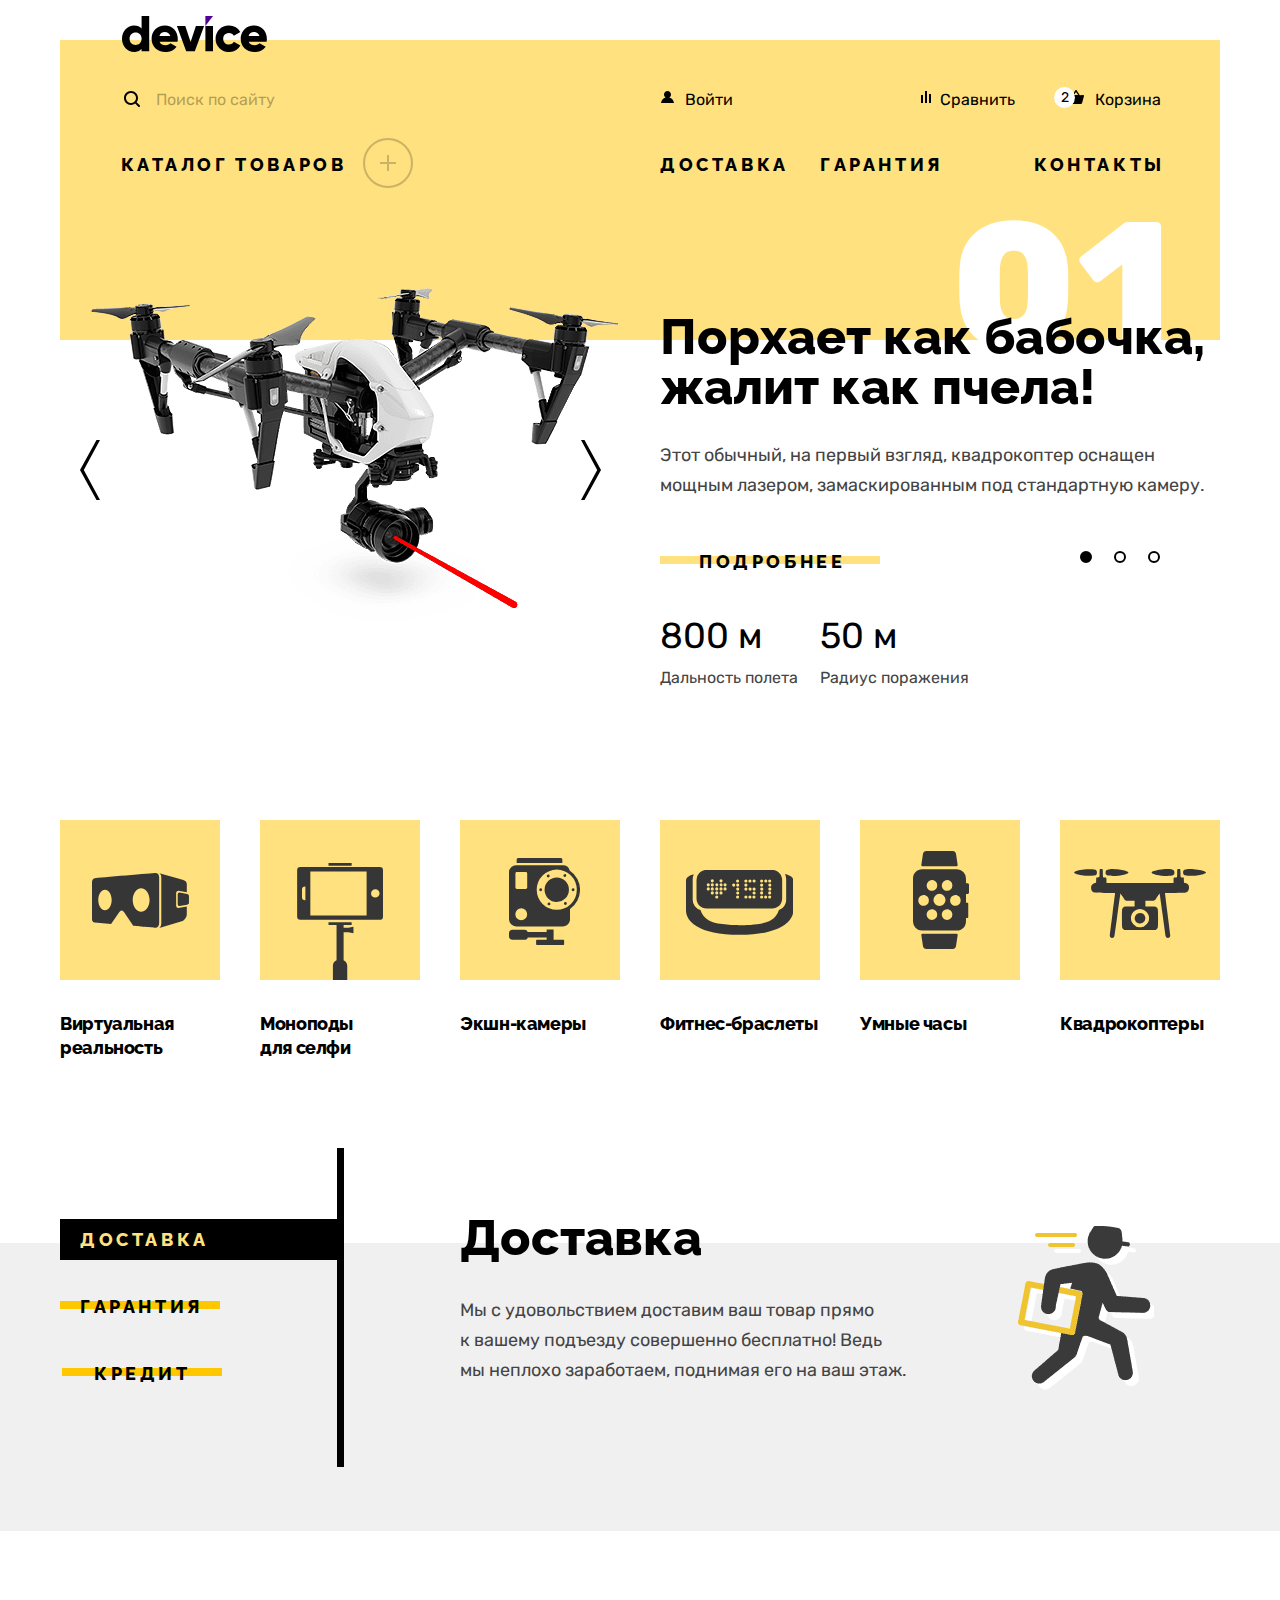
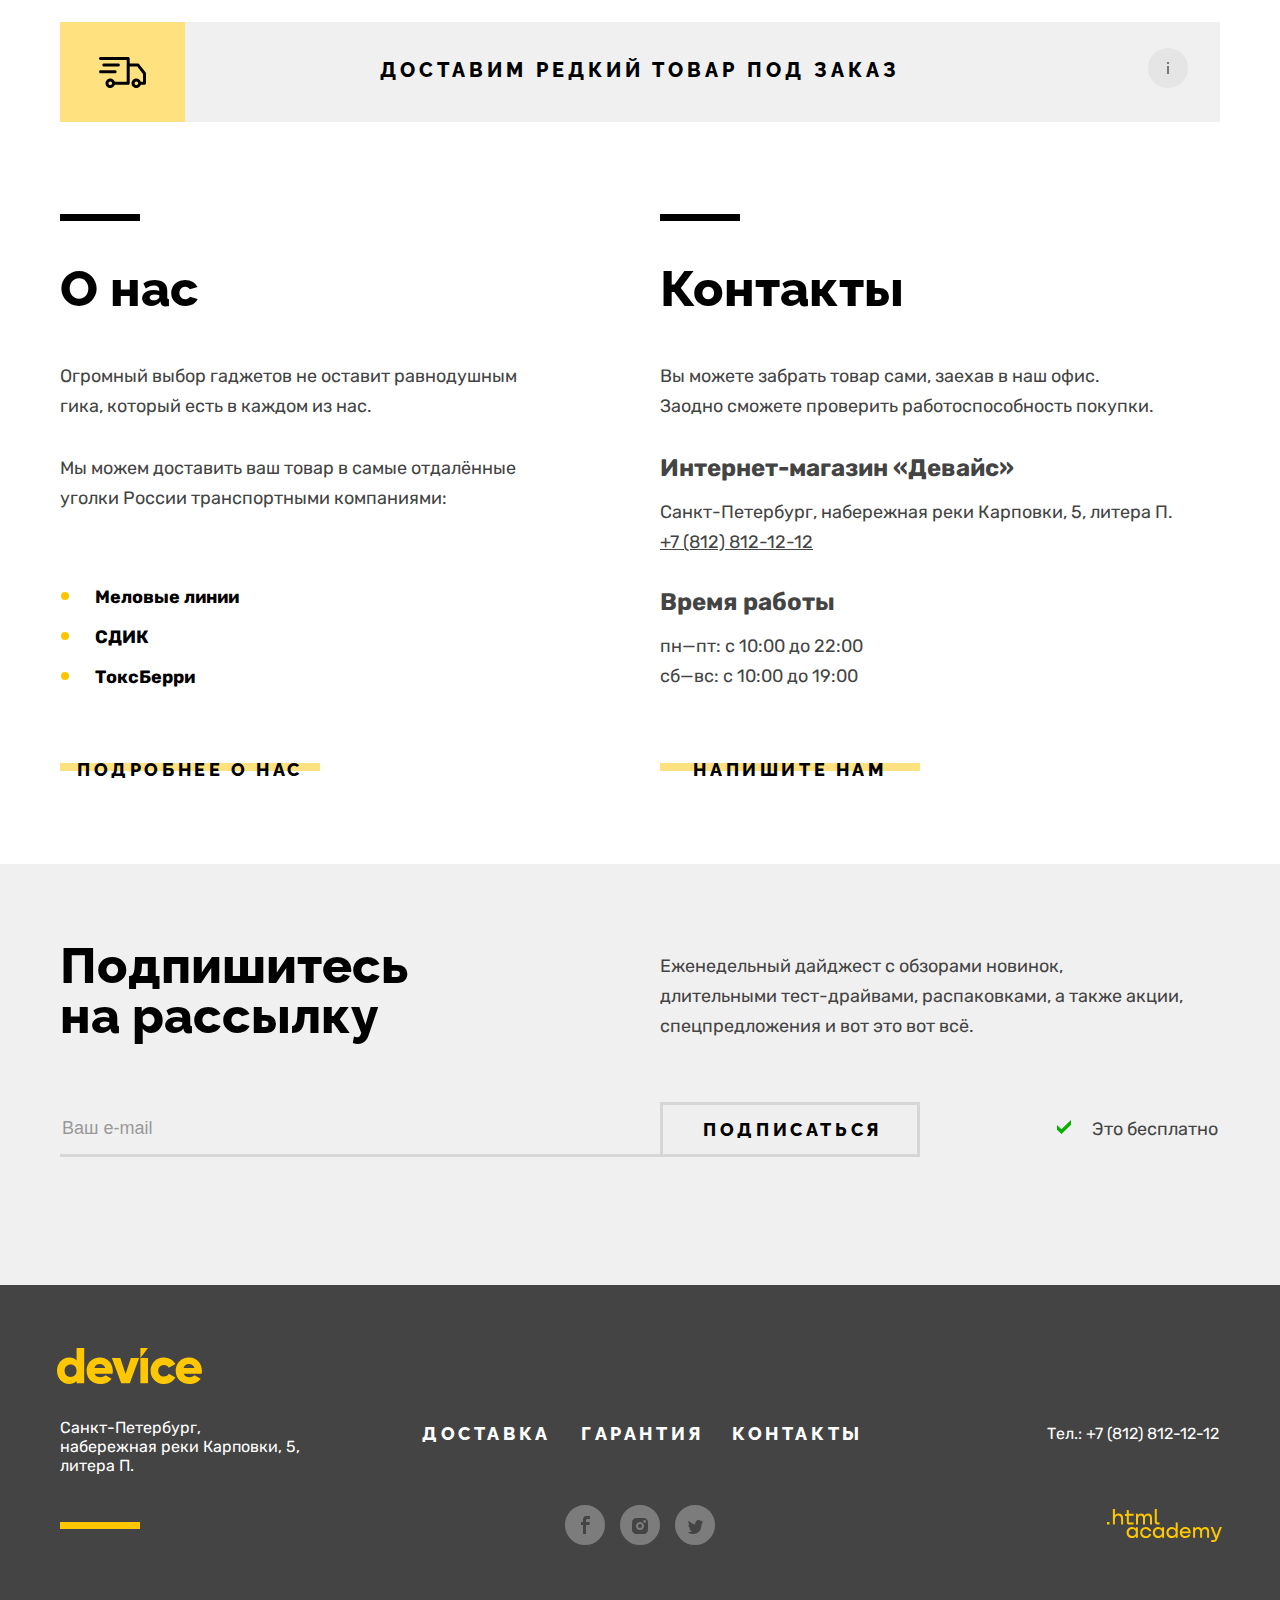
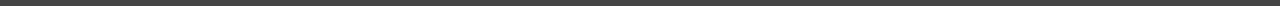
<file: index.html>
<!DOCTYPE html>
<html lang="ru">

<head>
  <meta charset="utf-8">
  <title>HTML Academy: Девайс</title>
  <link rel="icon" href="favicon.ico">
  <link rel="icon" href="img/favicon.png" type="image/png" sizes="32x32">
  <link href="css/style.css" rel="stylesheet">
</head>

<body>

  <header class="page-header">

    <div class="container">
      <h1 class="visually-hidden">Device интернет-магазин устройств</h1>
      <a class="logo">
        <img class="logo__img" src="img/device-header.svg" width="145" height="36" alt="логотип магазина Девайс">
      </a>
      <div class="header-top">
        <form class="search-form" method="GET" action="https://echo.htmlacademy.ru/">
          <label class="visually-hidden" for="search">поле поиска</label>
          <input class="search-form__field" type="search" id="search" name="search" placeholder="Поиск по сайту"
            required>
          <button class="search-form__btn" type="submit">Найти</button>
        </form>
        <ul class="header-top__list reset-list">
          <li class="header-top__item header-top__item--login">
            <a class="header-top__link header-top__link--login" href="#">Войти</a>
          </li>
          <li class="header-top__item header-top__item--compare">
            <a class="header-top__link header-top__link--compare" href="#">Сравнить</a>
          </li>
          <li class="header-top__item header-top__item--cart">
            <a class="header-top__link header-top__link--cart" href="#">
              <span class="header-top__amount">2</span>
              Корзина
            </a>
            <div class="popover-cart">
              <button class="popover-cart__btn-close" type="button">
                <span class="visually-hidden">Закрыть</span>
              </button>
              <div class="popover-cart__content">
                <h2 class="visually-hidden">Корзина</h2>
                <ul class="popover-cart__list reset-list">
                  <li class="popover-cart__item">
                    <a class="popover-cart__link" href="#" tabindex="0">
                      <img class="popover-cart__img" src="./img/popups/monopod-amateur-popover.jpg" width="41" height="43" alt="простой монопод для смартфона черного цвета">
                      <p class="popover-cart__description">Любительская<br> селфи-палка</p>
                    </a>
                    <button class="popover-cart__btn-delete" type="button">
                      <span class="visually-hidden">Удалить из корзины</span>
                      <svg class="popover-cart__btn-icon" width="11" height="11" viewBox="0 0 11 11" xmlns="http://www.w3.org/2000/svg">
                        <path d="m11 1-1-1-4.5 4.5L1 0 0 1l4.5 4.5L0 10l1 1 4.5-4.5L10 11l1-1-4.5-4.5L11 1Z" />
                      </svg>
                    </button>
                  </li>
                  <li class="popover-cart__item">
                    <a class="popover-cart__link" href="#" tabindex="0">
                      <img class="popover-cart__img" src="./img/popups/monopod-professional-popover.jpg" width="41" height="43" alt="профессиональный монопод черного цвета">
                      <p class="popover-cart__description">Профессиональная селфи-палка</p>
                    </a>
                    <button class="popover-cart__btn-delete" type="button">
                      <span class="visually-hidden">Удалить из корзины</span>
                      <svg class="popover-cart__btn-icon" width="11" height="11" viewBox="0 0 11 11" xmlns="http://www.w3.org/2000/svg">
                        <path d="m11 1-1-1-4.5 4.5L1 0 0 1l4.5 4.5L0 10l1 1 4.5-4.5L10 11l1-1-4.5-4.5L11 1Z" />
                      </svg>
                    </button>
                  </li>
                </ul>
                <div class="popover-cart__total">
                  <span>Товаров:
                    <b class="popover-cart__total-goods">2</b>
                  </span>
                  <span>Сумма:
                    <b class="popover-cart__total-cost">2000 ₽</b>
                  </span>
                </div>
                <a class="popover-cart__btn-open-cart text-spacing" href="#">Открыть корзину</a>
              </div>
            </div>
          </li>
        </ul>
      </div>
      <nav class="navigation">
        <ul class="navigation__list reset-list">
          <li class="navigation__item navigation__item--catalog">
            <a class="navigation__link navigation__link--catalog text-spacing" href="catalog.html">каталог товаров</a>
            <ul class="catalog reset-list">
              <li>
                <ul class="catalog-filming reset-list">
                  <li class="catalog__item">
                    <a class="catalog__link" href="#">Виртуальная реальность</a>
                  </li>
                  <li class="catalog__item">
                    <a class="catalog__link" href="#">Моноподы для селфи</a>
                  </li>
                  <li class="catalog__item">
                    <a class="catalog__link" href="#">Экшн-камеры</a>
                  </li>
                </ul>
              </li>
              <li>
                <ul class="catalog-hand reset-list">
                  <li class="catalog__item">
                    <a class="catalog__link" href="#">Фитнес-браслеты</a>
                  </li>
                  <li class="catalog__item ">
                    <a class="catalog__link" href="#">Умные часы</a>
                  </li>
                </ul>
              </li>
              <li>
                <ul class="catalog-fly reset-list">
                  <li class="catalog__item">
                    <a class="catalog__link" href="#">Квадрокоптеры</a>
                  </li>
                </ul>
              </li>
            </ul>
          </li>
          <li class="navigation__item">
            <a class="navigation__link text-spacing" href="#">доставка</a>
          </li>
          <li class="navigation__item">
            <a class="navigation__link text-spacing" href="#">гарантия</a>
          </li>
          <li class="navigation__item">
            <a class="navigation__link text-spacing" href="#">контакты</a>
          </li>
        </ul>
      </nav>
    </div>

  </header>

  <main class="page-main">

    <section class="promo">

      <div class="container">
        <button class="promo__btn promo__btn--prev" type="button">
          <span class="visually-hidden">Предыдущий слайд</span>
        </button>
        <button class="promo__btn promo__btn--next" type="button">
          <span class="visually-hidden">Следующий слайд</span>
        </button>
        <ul class="promo__list reset-list">
          <li class="promo__item promo__item--quadcopter">
            <img class="promo__img" src="img/index/promo-quadrocopter.png" width="560" height="560" alt="Фото квадрокоптера">
            <div class="promo__right-column">
              <span class="promo__decoration">01</span>
              <h2 class="promo__title huge-title">Порхает как бабочка, жалит как пчела!</h2>
              <p class="promo__description">Этот обычный, на первый взгляд, квадрокоптер оснащен мощным лазером, замаскированным под стандартную камеру.</p>
              <a class="promo__btn-more text-spacing btn-decoration" href="#">Подробнее</a>
              <dl class="specifications">
                <dt class="specifications__attribute">Дальность полета</dt>
                <dd class="specifications__value">800 м</dd>
                <dt class="specifications__attribute">Радиус поражения</dt>
                <dd class="specifications__value">50 м</dd>
              </dl>
            </div>
          </li>
          <li class="promo__item promo__item--fitness">
            <img class="promo__img" src="img/index/promo-fitness.png" width="560" height="560" alt="Фото фитнес-браслета">
            <div class="promo__right-column">
              <span class="promo__decoration">02</span>
              <h2 class="promo__title huge-title">Худеем<br> правильно!</h2>
              <p class="promo__description">Мотивирующие фитнес-браслеты помогут найти в себе силы не пропускать занятия и соблюдать диету.</p>
              <a class="promo__btn-more text-spacing btn-decoration" href="#">Подробнее</a>
              <dl class="specifications">
                <dt class="specifications__attribute">Без подзарядки</dt>
                <dd class="specifications__value">48 часов</dd>
              </dl>
            </div>
          </li>
          <li class="promo__item promo__item--monopod">
            <img class="promo__img" src="img/index/promo-monopod.png" width="560" height="560" alt="Фото монопода">
            <div class="promo__right-column">
              <span class="promo__decoration">03</span>
              <h2 class="promo__title huge-title">Делай селфи,<br> как Бен Стиллер!</h2>
              <p class="promo__description">Самая длинная палка для селфи доступна в нашем магазине. Восемь (Восемь, Карл!) метров длиной и весом всего 5 кг.
              </p>
              <a class="promo__btn-more text-spacing btn-decoration" href="#">Подробнее</a>
              <dl class="specifications specifications--monopod">
                <dt class="specifications__attribute">Длина палки</dt>
                <dd class="specifications__value">8,5 м</dd>
                <dt class="specifications__attribute">Вес палки</dt>
                <dd class="specifications__value">5 кг</dd>
                <dt class="specifications__attribute">Материал</dt>
                <dd class="specifications__value">Карбон</dd>
              </dl>
            </div>
          </li>
        </ul>
        <ol class="promo__pagination reset-list">
          <li>
            <button class="promo__pagination-btn promo__pagination-btn--current" type="button">
              <span class="visually-hidden">слайд первого товара</span>
            </button>
          </li>
          <li>
            <button class="promo__pagination-btn" type="button">
              <span class="visually-hidden">слайд второго товара</span>
            </button>
          </li>
          <li>
            <button class="promo__pagination-btn" type="button">
              <span class="visually-hidden">слайд третьего товара</span>
            </button>
          </li>
        </ol>
      </div>

    </section>

    <section class="category">

      <div class="container">
        <h2 class="visually-hidden">Категории</h2>
        <ul class="category__list reset-list">
          <li class="category__item">
            <a class="category__link category__link--vr" href="#">
              <p class="category__title">Виртуальная реальность</p>
            </a>
          </li>
          <li class="category__item">
            <a class="category__link category__link--monopod" href="#">
              <p class="category__title">Моноподы<br> для селфи</p>
            </a>
          </li>
          <li class="category__item">
            <a class="category__link category__link--action-cameras" href="#">
              <p class="category__title">Экшн-камеры</p>
            </a>
          </li>
          <li class="category__item">
            <a class="category__link category__link--fitness" href="#">
              <p class="category__title">Фитнес-браслеты</p>
            </a>
          </li>
          <li class="category__item">
            <a class="category__link category__link--smart-watch" href="#">
              <p class="category__title">Умные часы</p>
            </a>
          </li>
          <li class="category__item">
            <a class="category__link category__link--quadrocopter" href="#">
              <p class="category__title">Квадрокоптеры</p>
            </a>
          </li>
        </ul>
      </div>

    </section>

    <section class="services">

      <div class="container">
        <h2 class="visually-hidden">Сервисы</h2>
        <ul class="services__list reset-list">
          <li class="services__items">
            <button class="services__btn services__btn--delivery text-spacing services__btn--current" type="button">доставка</button>
          </li>
          <li class="services__items">
            <button class="services__btn services__btn--guarantee text-spacing btn-decoration" type="button">гарантия</button>
          </li>
          <li class="services__items">
            <button class="services__btn services__btn--credit text-spacing btn-decoration" type="button">кредит</button>
          </li>
        </ul>
        <div>
          <dl class="services__details services__details--delivery">
            <dt class="services__title services__title--delivery huge-title">Доставка</dt>
            <dd class="services__description services__description--delivery">
              Мы с удовольствием доставим ваш товар прямо
              к&nbsp;вашему подъезду совершенно бесплатно! Ведь
              мы&nbsp;неплохо заработаем, поднимая его на ваш этаж.
            </dd>
          </dl>
          <dl class="services__details services__details--guarantee">
            <dt class="services__title services__title--guarantee huge-title">Гарантия</dt>
            <dd class="services__description services__description--guarantee">
              Если из-за возгорания купленного у нас
              товара у вас
              сгорит дом — не переживайте, мы выдадим вам новый.
              Товар, не дом, конечно же.
            </dd>
          </dl>
          <dl class=" services__details services__details--credit">
            <dt class="services__title services__title--credit huge-title">Кредит</dt>
            <dd class="services__description services__description--credit">
              Залезть в долговую яму стало проще! Кредитные
              консультанты подберут для вас наиболее выгодные условия
              кредита. Выгодные для банка, разумеется.
            </dd>
          </dl>
        </div>
      </div>

    </section>

    <section class="on-order">

      <div class="container">
        <h2 class="on-order__title">
          <a class="on-order__btn text-spacing" href="#">Доставим редкий товар под заказ
            <span class="on-order__icon-info"></span>
          </a>
        </h2>
      </div>

    </section>

    <section class="about-us">
      <h2 class="visually-hidden">Раздел с информацией о нас и нашими контактами</h2>
      <div class="container">
        <section class="about">
          <h2 class="about__title about__title--decoration huge-title">О нас</h2>
          <p class="about__text">Огромный выбор гаджетов не оставит равнодушным гика, который есть в каждом из нас.</p>
          <p class="about__text">Мы можем доставить ваш товар в самые отдалённые уголки России транспортными компаниями:
          </p>
          <ul class="about__list reset-list">
            <li class="about__item">Меловые линии</li>
            <li class="about__item">СДИК</li>
            <li class="about__item">ТоксБерри</li>
          </ul>
          <a class="about__btn text-spacing btn-decoration" href="#">подробнее о нас</a>
        </section>
        <section class="contacts">
          <h2 class="contacts__title contacts__title--decoration huge-title">Контакты</h2>
          <p class="contacts__text">Вы можете забрать товар сами, заехав в наш офис. Заодно&nbsp;сможете проверить работоспособность покупки.</p>
          <h3 class="contacts__title">Интернет-магазин «Девайс»</h3>
          <div class="contacts__address">
            <address class="contacts__text">Санкт-Петербург, набережная реки Карповки, 5, литера П.
              <a class="contacts__phone" href="tel:881288121212">+7 (812) 812-12-12</a>
            </address>
          </div>
          <div class="contacts__time">
            <h3 class="contacts__title">Время работы</h3>
            <p class="contacts__text">пн—пт: с 10:00 до 22:00 сб—вс: с 10:00 до 19:00</p>
          </div>
          <a class="contacts__btn text-spacing btn-decoration" href="#">Напишите нам</a>
        </section>
      </div>

    </section>

    <section class="subscribe">

      <div class="container">
        <h2 class="subscribe__title huge-title">Подпишитесь<br> на рассылку</h2>
        <p class="subscribe__text">Еженедельный дайджест с обзорами новинок, длительными&nbsp;тест-драйвами, распаковками, а также акции, спецпредложения и вот это вот всё.</p>
        <form class="subscribe__form" method="POST" action="https://echo.htmlacademy.ru/">
          <label class="visually-hidden" for="e-mail">поле для ввода почты</label>
          <input class="subscribe__field-mail" type="text" name="e-mail" id="e-mail" placeholder="Ваш e-mail" required>
          <button class="subscribe__btn text-spacing" type="submit" name="subscribe">подписаться</button>
        </form>
        <p class="subscribe__text subscribe__text--free">Это бесплатно</p>
      </div>

    </section>

  </main>

  <footer class="page-footer">

    <div class="container">
      <div class="page-footer__column">
        <a class="page-footer__logo" href="index.html">
          <img src="img/device-footer.svg" width="145" height="36" alt="логотип магазина Девайс">
        </a>
        <p class="page-footer__address">Санкт-Петербург, набережная реки Карповки, 5, литера П.</p>
      </div>
      <div class="page-footer__column">
        <nav class="page-footer__navigation">
          <a class="page-footer__navigation-link text-spacing" href="#">доставка</a>
          <a class="page-footer__navigation-link text-spacing" href="#">гарантия</a>
          <a class="page-footer__navigation-link text-spacing" href="#">контакты</a>
        </nav>
        <div class="social">
          <a class="social__link social__link--facebook" href="https://www.facebook.com/htmlacademy" aria-label="мы в фейсбук">
            <svg class="social__icon" width="9" height="18" viewBox="0 0 9 18" xmlns="http://www.w3.org/2000/svg">
              <path d="M6.5 3H9V0H5.6C2.8 0 2 1.7 2 4.2V6H0v3h2v9h3V9h3.3l.6-3H5V4.5C5 3.7 5.3 3 6.5 3Z" />
            </svg>
          </a>
          <a class="social__link social__link--instagram" href="https://www.instagram.com/htmlacademy/" aria-label="мы в инстаграм">
            <svg class="social__icon" width="16" height="16" viewBox="0 0 16 16" xmlns="http://www.w3.org/2000/svg">
              <path d="M8 10a2 2 0 1 0 0-4 2 2 0 0 0 0 4Z" />
              <path
                d="M14.7 1.3c-.9-.9-2-1.3-3.4-1.3H4.7C1.9 0 0 1.9 0 4.7v6.6c0 1.4.4 2.6 1.4 3.4.9.9 2 1.3 3.3 1.3h6.6c1.4 0 2.6-.4 3.4-1.3.8-.9 1.3-2 1.3-3.4V4.7c0-1.4-.4-2.6-1.3-3.4ZM8 12.1c-2.2 0-4.1-1.8-4.1-4.1S5.8 3.9 8 3.9c2.2 0 4.1 1.8 4.1 4.1s-1.9 4.1-4.1 4.1Zm4.6-7.4c-.7 0-1.3-.5-1.3-1.3s.5-1.3 1.3-1.3c.7 0 1.3.6 1.3 1.3 0 .7-.6 1.3-1.3 1.3Z" />
            </svg>
          </a>
          <a class="social__link social__link--twitter" href="https://www.twitter.com/htmlacademy_ru" aria-label="мы в Твиттере">
            <svg class="social__icon" width="15" height="14" viewBox="0 0 15 14" xmlns="http://www.w3.org/2000/svg">
              <g clip-path="url(#a)">
                <path d="M9.7.1c1.5-.5 2.6.3 3.2 1.1.5-.2 1.1-.4 1.7-.6 0 .8-.5 1.4-.8 1.6.7.2 1.2-.4 1.2-.4-.1.9-.9 1.7-1.4 1.9-.2 6.3-2.8 10.4-8.9 10.3h-.4C4 14 .6 13.6 0 12.2c2 .2 3.4-.4 4.1-1.1-.8-.3-2.4-.4-2.6-2.8.3.2.5.3 1.1.2C1.5 7.7.3 7 .4 5c.3.3.9.5 1.2.4C1 5.2-.2 2.3.8.8c1.6 1.7 3.3 3.4 6.3 3.5.2-2.1 1-3.5 2.6-4.2Z" />
              </g>
              <defs>
                <clipPath id="a">
                  <path d="M0 0h15v14H0z" />
                </clipPath>
              </defs>
            </svg>
          </a>
        </div>
      </div>
      <div class="page-footer__column">
        <a class="page-footer__phone" href="tel:881288121212">Тел.: +7 (812) 812-12-12</a>
        <a class="page-footer__copyright" href="https://htmlacademy.ru" aria-label="переход на сайт html academy">
          <svg class="page-footer__copyright-icon" width="115" height="33" viewBox="0 0 115 33" aria-hidden="true" focusable="false" xmlns="http://www.w3.org/2000/svg">
            <path d="M0 12.9v2.6h2.5v-2.6H0ZM11.6 4.5c-1.6 0-2.8.7-3.6 1.7h-.1V0h-2v15.5h2v-5.3c0-2.1 1.3-3.6 3.3-3.6 1.8 0 2.9 1.4 2.9 3.2v5.7h2V9.4c.1-3-1.8-4.9-4.5-4.9ZM26.6 4.8h-4.8V1.1h-2v3.8h-1.9v2h1.9v6c0 1.7 1 2.7 2.7 2.7h4.1v-2h-3.7c-.7 0-1.1-.4-1.1-1.1V6.8h4.8v-2ZM41.1 4.6c-1.6 0-2.9.8-3.5 2.1h-.1c-.6-1.2-1.8-2.1-3.4-2.1-1.4 0-2.5.8-3.1 1.8h-.1V4.8H29v10.6h2V10c0-2 1-3.5 2.6-3.5 1.5 0 2.4 1 2.4 2.6v6.3h2V9.8c0-2.4 1.4-3.3 2.6-3.3 1.5 0 2.4 1 2.4 2.6v6.3h2V8.9c.1-2.5-1.4-4.3-3.9-4.3ZM47.8 12.7c0 1.7 1 2.7 2.8 2.7h2v-2h-1.7c-.7 0-1.1-.4-1.1-1.1V0h-2v12.7ZM28.9 19.7c-.9-1.1-2.2-1.8-3.9-1.8-3.1 0-5.4 2.3-5.4 5.6s2.3 5.6 5.4 5.6c1.8 0 3-.8 3.8-1.9h.1v1.6h2V18.2h-2v1.5Zm-3.6 7.4c-2.2 0-3.6-1.6-3.6-3.6s1.4-3.6 3.6-3.6 3.6 1.6 3.6 3.6c0 1.9-1.4 3.6-3.6 3.6ZM44.2 22c-.5-2.4-2.6-4.1-5.4-4.1a5.4 5.4 0 0 0-5.6 5.6c0 3.1 2.2 5.6 5.6 5.6 2.8 0 4.9-1.8 5.4-4.2h-2.1a3.4 3.4 0 0 1-3.3 2.3c-2.2 0-3.6-1.6-3.6-3.6s1.4-3.6 3.6-3.6c1.6 0 2.8 1 3.3 2.2h2.1V22ZM55.1 19.7c-.9-1.1-2.2-1.8-3.9-1.8-3.1 0-5.4 2.3-5.4 5.6s2.3 5.6 5.4 5.6c1.8 0 3-.8 3.8-1.9h.1v1.6h2V18.2h-2v1.5Zm-3.6 7.4c-2.2 0-3.6-1.6-3.6-3.6s1.4-3.6 3.6-3.6 3.6 1.6 3.6 3.6c0 1.9-1.5 3.6-3.6 3.6ZM68.7 19.8c-.9-1.1-2.2-1.9-3.9-1.9-3.1 0-5.4 2.3-5.4 5.6s2.2 5.6 5.4 5.6c1.7 0 3-.8 3.8-1.8h.1v1.5h2V13.4h-2v6.4Zm-3.6 7.3c-2.2 0-3.6-1.6-3.6-3.6s1.4-3.6 3.6-3.6 3.6 1.6 3.6 3.6c-.1 2-1.5 3.6-3.6 3.6ZM78.3 17.9c-3.3 0-5.5 2.5-5.5 5.6 0 3 2.1 5.6 5.5 5.6 2.5 0 4.5-1.3 5.2-3.6h-2.1c-.5 1-1.6 1.6-3 1.6-1.9 0-3.3-1.3-3.4-2.9h8.8c.2-3.6-2-6.3-5.5-6.3Zm0 1.9c1.7 0 3 1 3.3 2.6h-6.5c.3-1.5 1.5-2.6 3.2-2.6ZM98.2 17.9c-1.6 0-2.9.8-3.6 2h-.1c-.6-1.2-1.8-2-3.4-2-1.4 0-2.5.7-3.1 1.8v-1.5h-1.9v10.6h2v-5.4c0-2 1-3.4 2.6-3.5 1.5 0 2.4 1 2.4 2.6v6.3h2v-5.6c0-2.4 1.4-3.3 2.6-3.3 1.5 0 2.4 1 2.4 2.6v6.3h2v-6.5c.1-2.6-1.4-4.4-3.9-4.4ZM109.4 27l-3.6-8.9h-2.2l4.8 11.6c-.3.9-.7 1.2-1.7 1.2h-2.5v2h2.5c1.8 0 2.8-.8 3.5-2.6l4.7-12.2h-2.1l-3.4 8.9Z" />
          </svg>
        </a>
      </div>
    </div>

  </footer>

  <section class="popup popup-close">
    <div class="popup__modal">
      <form class="popup__form" method="post" action="https://echo.htmlacademy.ru">
        <h2 class="popup__title huge-title">Доставка под заказ</h2>
        <button class="popup__btn-close" type="button">Закрыть</button>
        <div class="popup__item popup__item-name">
          <label class="popup__label popup__label-name" for="feed-back-name">Ваше имя:</label>
          <input class="popup__field popup__field-name" type="text" name="name" id="feed-back-name" placeholder="Имя Фамилия" required>
          Пожалуйста, представьтесь
        </div>
        <div class="popup__item popup__item-email">
          <label class="popup__label popup__label-email" for="feed-back-email">Ваш e-mail:</label>
          <input class="popup__field popup__field-email" type="email" name="email" id="feed-back-email" value="krasotka92@mail.ru" required>
          Забавный у вас адрес
        </div>
        <div class="popup__item popup__item-message">
          <label class="popup__label" for="feed-back-message">Что нужно привезти:</label>
          <textarea class="popup__field popup__field-message" rows="1" name="message" id="feed-back-message" placeholder="В свободной форме" required></textarea>
        </div>
        <div class="popup__quantity">
          <label class="popup__label popup__label-quantity" for="counter">Количество:</label>
          <span class="popup__icon-quantity"></span>
          <div class="popup__icon-description">Постараемся найти, сколько нужно. Привезём сколько получится по
            требованиям
            к провозу багажа.</div>
          <div class="quantity-counter" tabindex="0">
            <div class="quantity-counter__wrapper-btn">
              <button class="quantity-counter__btn quantity-counter__btn--smaller" type="button">
                <span class="visually-hidden">уменьшить количество</span>
                <svg class="quantity-counter__btn-icon" width="16" height="16" viewBox="0 0 16 16" xmlns="http://www.w3.org/2000/svg">
                  <path d="M16 7H0v2h16V7Z" />
                </svg>
              </button>
            </div>
            <input class="quantity-counter__input" type="text" value="1" id="counter">
            <div class="quantity-counter__wrapper-btn">
              <button class="quantity-counter__btn quantity-counter__btn--more" type="button">
                <span class="visually-hidden">увеличить количество</span>
                <svg class="quantity-counter__btn-icon" width="16" height="16" viewBox="0 0 16 16" xmlns="http://www.w3.org/2000/svg">
                  <path d="M16 7H9V0H7v7H0v2h7v7h2V9h7V7Z" />
                </svg>
              </button>
            </div>
          </div>
        </div>
        <button class="popup__btn text-spacing btn-decoration" type="submit">Отправить</button>
      </form>
    </div>
  </section>

</body>

</html>
</file>
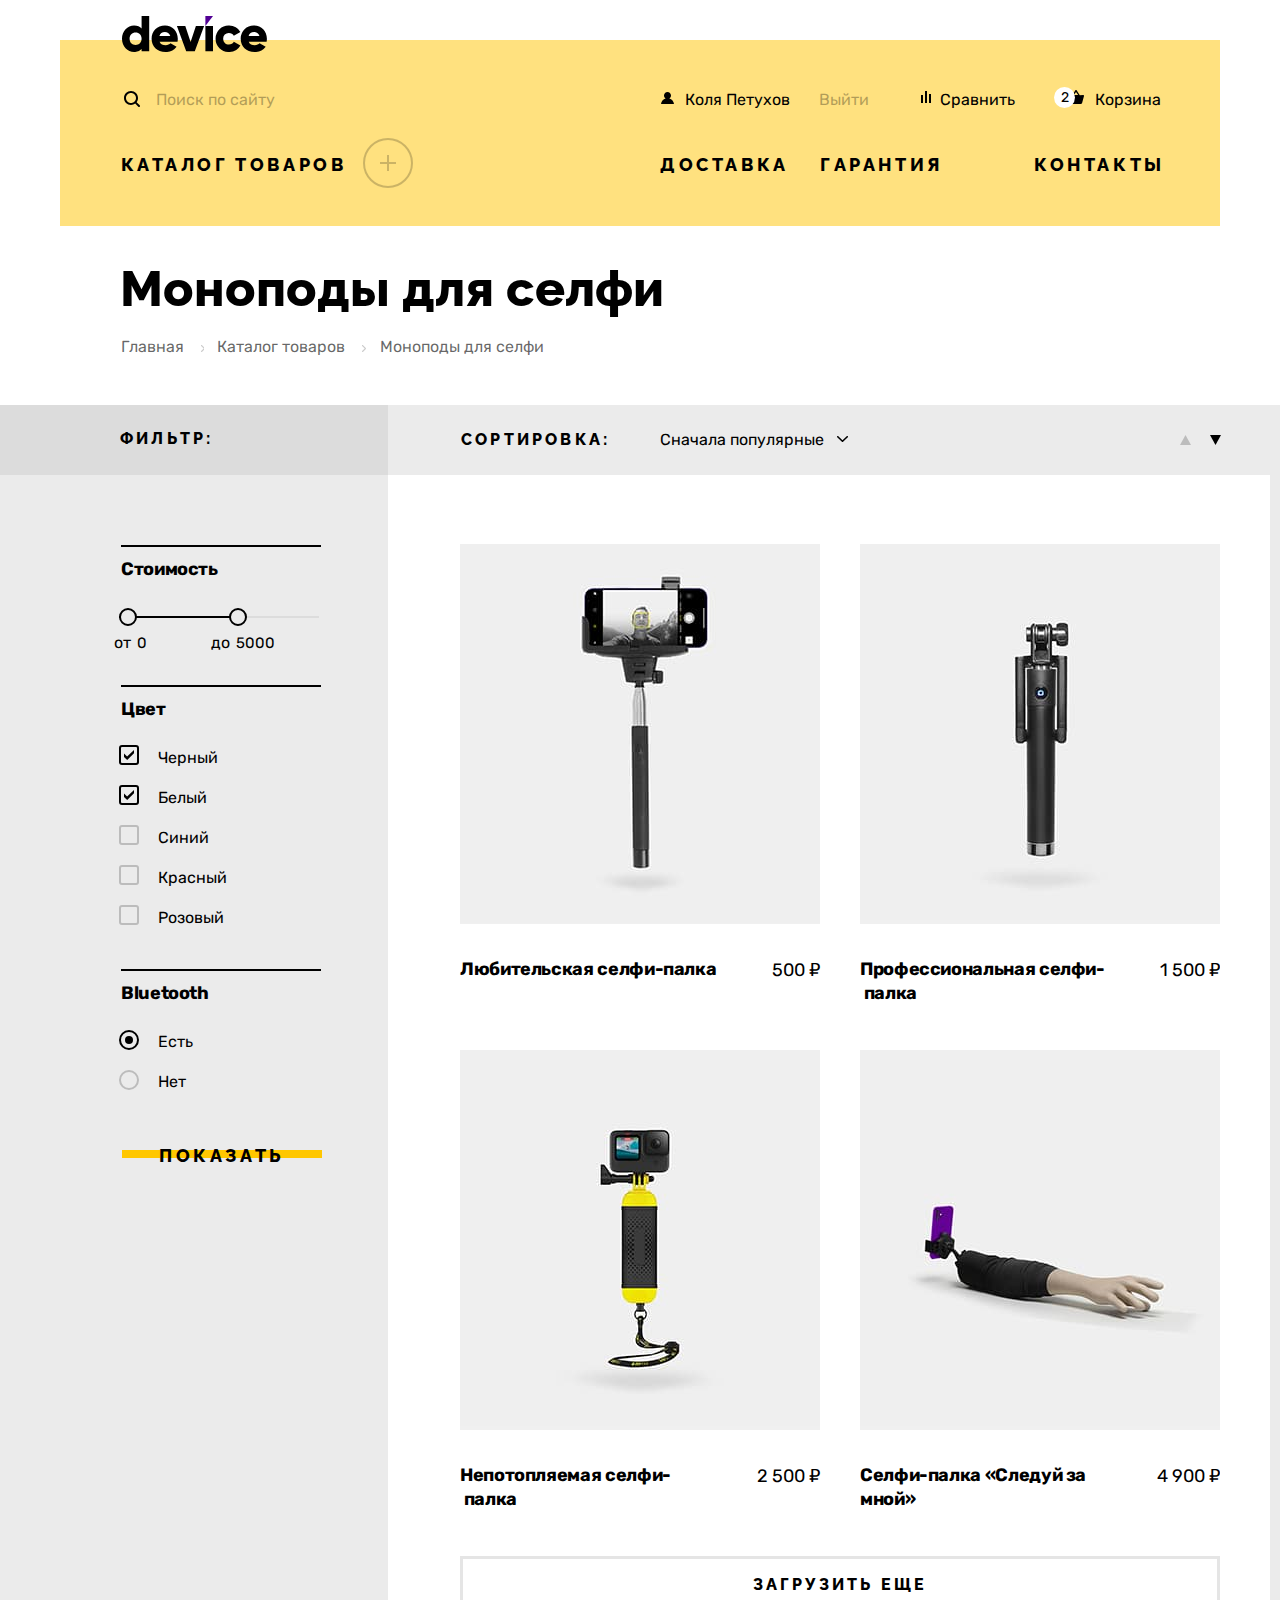
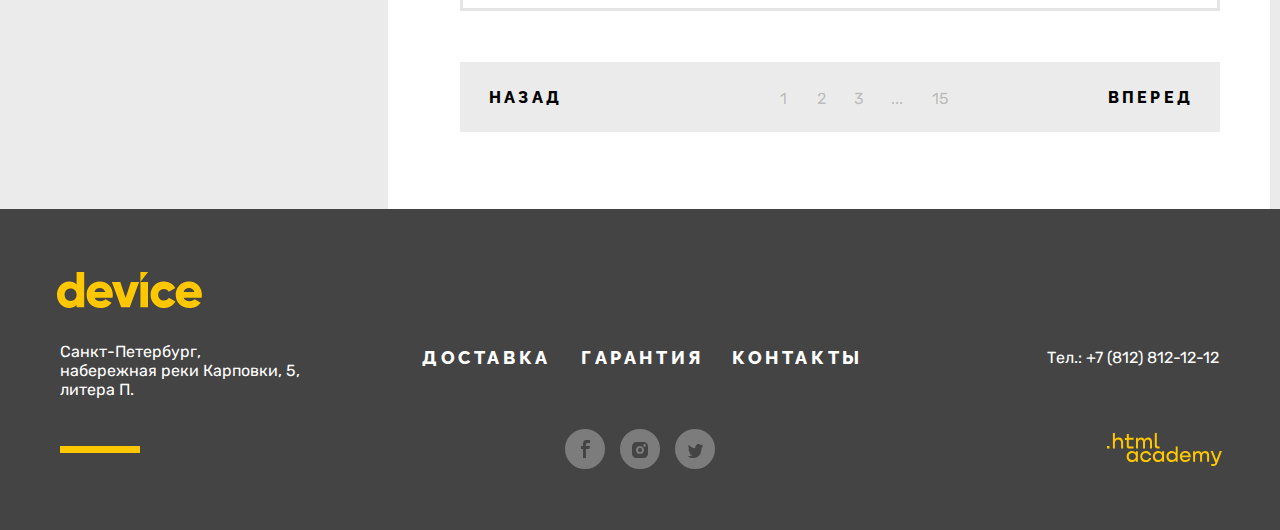
<file: catalog.html>
<!DOCTYPE html>
<html lang="ru">

<head>
  <meta charset="utf-8">
  <title>HTML Academy: Девайс</title>
  <link rel="icon" href="favicon.ico">
  <link rel="icon" href="img/favicon.png" type="image/png" sizes="32x32">
  <link href="css/style.css" rel="stylesheet">
</head>

<body>

  <header class="page-header page-header--catalog">

    <div class="container">
      <a class="logo" href="index.html">
        <img class="logo__img" src="img/device-header.svg" width="145" height="36" alt="логотип магазина Девайс">
      </a>
      <div class="header-top">
        <form class="search-form" method="GET" action="https://echo.htmlacademy.ru/">
          <label class="visually-hidden" for="search">поле поиска</label>
          <input class="search-form__field" type="search" id="search" name="search" placeholder="Поиск по сайту">
          <button class="search-form__btn" type="submit">Найти</button>
        </form>
        <ul class="header-top__list reset-list">
          <li class="header-top__item header-top__item--name">
            <a class="header-top__link header-top__link--name" href="#">Коля Петухов</a>
          </li>
          <li class="header-top__item header-top__item--logout">
            <a class="header-top__link header-top__link--logout" href="#">Выйти</a>
          </li>
          <li class="header-top__item header-top__item--compare">
            <a class="header-top__link header-top__link--compare" href="#">Сравнить</a>
          </li>
          <li class="header-top__item header-top__item--cart">
            <a class="header-top__link header-top__link--cart" href="#">
              <span class="header-top__amount">2</span>
              Корзина
            </a>
            <div class="popover-cart">
              <button class="popover-cart__btn-close" type="button">
                <span class="visually-hidden">Закрыть</span>
              </button>
              <div class="popover-cart__content">
                <h2 class="visually-hidden">Корзина</h2>
                <ul class="popover-cart__list reset-list">
                  <li class="popover-cart__item">
                    <a class="popover-cart__link" href="#" tabindex="0">
                      <img class="popover-cart__img" src="./img/popups/monopod-amateur-popover.jpg" width="41" height="43" alt="простой монопод для смартфона черного цвета">
                      <p class="popover-cart__description">Любительская<br> селфи-палка</p>
                    </a>
                    <button class="popover-cart__btn-delete" type="button">
                      <span class="visually-hidden">Удалить из корзины</span>
                      <svg class="popover-cart__btn-icon" width="11" height="11" viewBox="0 0 11 11" xmlns="http://www.w3.org/2000/svg">
                        <path d="m11 1-1-1-4.5 4.5L1 0 0 1l4.5 4.5L0 10l1 1 4.5-4.5L10 11l1-1-4.5-4.5L11 1Z" />
                      </svg>
                    </button>
                  </li>
                  <li class="popover-cart__item">
                    <a class="popover-cart__link" href="#" tabindex="0">
                      <img class="popover-cart__img" src="./img/popups/monopod-professional-popover.jpg" width="41" height="43" alt="профессиональный монопод черного цвета">
                      <p class="popover-cart__description">Профессиональная селфи-палка</p>
                    </a>
                    <button class="popover-cart__btn-delete" type="button">
                      <span class="visually-hidden">Удалить из корзины</span>
                      <svg class="popover-cart__btn-icon" width="11" height="11" viewBox="0 0 11 11" xmlns="http://www.w3.org/2000/svg">
                        <path d="m11 1-1-1-4.5 4.5L1 0 0 1l4.5 4.5L0 10l1 1 4.5-4.5L10 11l1-1-4.5-4.5L11 1Z" />
                      </svg>
                    </button>
                  </li>
                </ul>
                <div class="popover-cart__total">
                  <span>Товаров:
                    <b class="popover-cart__total-goods">2</b>
                  </span>
                  <span>Сумма:
                    <b class="popover-cart__total-cost">2000 ₽</b>
                  </span>
                </div>
                <a class="popover-cart__btn-open-cart text-spacing" href="#">Открыть корзину</a>
              </div>
            </div>
          </li>
        </ul>
      </div>
      <nav class="navigation">
        <ul class="navigation__list reset-list">
          <li class="navigation__item navigation__item--catalog">
            <a class="navigation__link navigation__link--catalog  text-spacing" href="#">каталог товаров</a>
            <ul class="catalog reset-list">
              <li>
                <ul class="catalog-filming reset-list">
                  <li class="catalog__item">
                    <a class="catalog__link" href="#">Виртуальная реальность</a>
                  </li>
                  <li class="catalog__item">
                    <a class="catalog__link" href="#">Моноподы для селфи</a>
                  </li>
                  <li class="catalog__item">
                    <a class="catalog__link" href="#">Экшн-камеры</a>
                  </li>
                </ul>
              </li>
              <li>
                <ul class="catalog-hand reset-list">
                  <li class="catalog__item">
                    <a class="catalog__link" href="#">Фитнес-браслеты</a>
                  </li>
                  <li class="catalog__item ">
                    <a class="catalog__link" href="#">Умные часы</a>
                  </li>
                </ul>
              </li>
              <li>
                <ul class="catalog-fly reset-list">
                  <li class="catalog__item">
                    <a class="catalog__link" href="#">Квадрокоптеры</a>
                  </li>
                </ul>
              </li>
            </ul>
          </li>
          <li class="navigation__item">
            <a class="navigation__link text-spacing" href="#">доставка</a>
          </li>
          <li class="navigation__item">
            <a class="navigation__link text-spacing" href="#">гарантия</a>
          </li>
          <li class="navigation__item">
            <a class="navigation__link text-spacing" href="#">контакты</a>
          </li>
        </ul>
      </nav>
    </div>

  </header>

  <main class="page-main">

    <header class="header-inner">
      <div class="container">
        <h1 class="header-inner__title huge-title">Моноподы для селфи</h1>
        <ul class="breadcrumbs reset-list">
          <li class="breadcrumbs__item">
            <a class="breadcrumbs__link">Главная</a>
          </li>
          <li class="breadcrumbs__item">
            <a class="breadcrumbs__link" href="#">Каталог товаров</a>
          </li>
          <li class="breadcrumbs__item">
            <a class="breadcrumbs__link" href="#">Моноподы для селфи</a>
          </li>
        </ul>
      </div>
    </header>

    <div class="wrapper">
      <!-- background color block filter and sorting -->
      <div class="container">

        <section class="filter">

          <h2 class="filter__title text-spacing">Фильтр:</h2>
          <form class="filter__monopod" action="https://echo.htmlacademy.ru/" method="get">
            <fieldset class="filter__group filter__group-cost reset-list">
              <legend class="filter__item filter__item-cost">Стоимость</legend>
              <div class="range">
                <div class="range__scale">
                  <div class="range__bar">
                    <button class="range__toggle range__toggle--min" type="button">
                      <span class="visually-hidden">Изменить минимальную цену</span>
                    </button>
                    <button class="range__toggle range__toggle--max" type="button">
                      <span class="visually-hidden">Изменить максимальную цену</span>
                    </button>
                  </div>
                </div>
                <div class="range__inputs">
                  <label class="range__label">от
                    <input class="range__input" type="number" value="0" name="min-price">
                  </label>
                  <label class="range__label">до
                    <input class="range__input" type="number" value="5000" name="max-price">
                  </label>
                </div>
              </div>
            </fieldset>
            <fieldset class="filter__group filter__group-color reset-list">
              <legend class="filter__item filter__item-color">Цвет</legend>
              <ul class="filter__list reset-list">
                <li>
                  <input class="filter__checkbox visually-hidden" type="checkbox" id="black" name="black" checked>
                  <label for="black">Черный</label>
                  <svg class="filter__tick" width="10" height="10" viewBox="0 0 10 10" xmlns="http://www.w3.org/2000/svg">
                    <path d="M10 0 3.1 6.6 0 3.6v3.3L3.2 10 10 3.3V0Z" />
                  </svg>
                </li>
                <li>
                  <input class="filter__checkbox visually-hidden" type="checkbox" id="white" name="white" checked>
                  <label for="white">Белый</label>
                  <svg class="filter__tick" width="10" height="10" viewBox="0 0 10 10" xmlns="http://www.w3.org/2000/svg">
                    <path d="M10 0 3.1 6.6 0 3.6v3.3L3.2 10 10 3.3V0Z" />
                  </svg>
                </li>
                <li>
                  <input class="filter__checkbox visually-hidden" type="checkbox" id="blue" name="blue">
                  <label for="blue">Синий</label>
                  <svg class="filter__tick" width="10" height="10" viewBox="0 0 10 10" xmlns="http://www.w3.org/2000/svg">
                    <path d="M10 0 3.1 6.6 0 3.6v3.3L3.2 10 10 3.3V0Z" />
                  </svg>
                </li>
                <li>
                  <input class="filter__checkbox visually-hidden" type="checkbox" id="red" name="red">
                  <label for="red">Красный</label>
                  <svg class="filter__tick" width="10" height="10" viewBox="0 0 10 10" xmlns="http://www.w3.org/2000/svg">
                    <path d="M10 0 3.1 6.6 0 3.6v3.3L3.2 10 10 3.3V0Z" />
                  </svg>
                </li>
                <li>
                  <input class="filter__checkbox visually-hidden" type="checkbox" id="pink" name="pink">
                  <label for="pink">Розовый</label>
                  <svg class="filter__tick" width="10" height="10" viewBox="0 0 10 10" xmlns="http://www.w3.org/2000/svg">
                    <path d="M10 0 3.1 6.6 0 3.6v3.3L3.2 10 10 3.3V0Z" />
                  </svg>
                </li>
              </ul>
            </fieldset>
            <fieldset class="filter__group filter__group-bluetooth reset-list">
              <legend class="filter__item filter__item-bluetooth">Bluetooth</legend>
              <ul class="filter__list reset-list">
                <li>
                  <input class="filter__radio visually-hidden" type="radio" id="yes" name="boolean" checked>
                  <label for="yes">Есть</label>
                </li>
                <li>
                  <input class="filter__radio visually-hidden" type="radio" id="no" name="boolean">
                  <label for="no">Нет</label>
                </li>
              </ul>
            </fieldset>
            <button class="filter__btn text-spacing btn-decoration" type="submit">показать</button>
          </form>

        </section>

        <div>
          <div class="sorting">
            <h2 class="sorting__title text-spacing">Сортировка:</h2>
            <form class="sorting__form" method="POST" action="https://echo.htmlacademy.ru/">
              <label class="visually-hidden" for="sorting">Сортировка</label>
              <select class="sorting__type" id="sorting">
                <option class="sorting__popular" value="popular">Сначала популярные</option>
              </select>
              <div class="arrows">
                <button class="arrow arrow--up arrow--action" type="submit">
                  <span class="visually-hidden">По возрастанию</span>
                  <svg width="11" height="10" viewBox="0 0 11 10" xmlns="http://www.w3.org/2000/svg">
                    <path d="M5.5 0 11 10H0" />
                  </svg>
                </button>
                <button class="arrow arrow--down" type="submit">
                  <span class="visually-hidden">По убыванию</span>
                  <svg width="11" height="10" viewBox="0 0 11 10" xmlns="http://www.w3.org/2000/svg">
                    <path d="M5.5 10 0 0h11" />
                  </svg>
                </button>
              </div>
            </form>
          </div>

          <section class="goods">

            <h2 class="visually-hidden">Список товров</h2>
            <ul class="goods__list reset-list">
              <li class="goods__item">
                <article class="product" tabindex="0">
                  <img class="product__img" src="img/catalog/monopod-amateur.jpg" width="360" height="380" alt="простой монопод для смартфона черного цвета" tabindex="0">
                  <div class="product__btn-wrapper">
                    <a class="product__btn text-spacing btn-decoration" href="#">подробнее</a>
                  </div>
                  <h3 class="product__title">Любительская селфи-палка</h3>
                  <b class="product__price">500 ₽</b>
                </article>
              </li>
              <li class="goods__item">
                <article class="product" tabindex="0">
                  <img class="product__img" src="img/catalog/monopod-professional.jpg" width="360" height="380" alt="профессиональный монопод черного цвета" tabindex="0">
                  <div class="product__btn-wrapper">
                    <a class="product__btn text-spacing btn-decoration" href="#">подробнее</a>
                  </div>
                  <h3 class="product__title">Профессиональная селфи-&nbsp;палка</h3>
                  <b class="product__price">1 500 ₽</b>
                </article>
              </li>
              <li class="goods__item">
                <article class="product" tabindex="0">
                  <img class="product__img" src="img/catalog/monopod-unsinkable.jpg" width="360" height="380" alt="желтый монопод с черной резиновой ручкой" tabindex="0">
                  <div class="product__btn-wrapper">
                    <a class="product__btn text-spacing btn-decoration" href="#">подробнее</a>
                  </div>
                  <h3 class="product__title">Непотопляемая селфи-&nbsp;палка</h3>
                  <b class="product__price">2 500 ₽</b>
                </article>
              </li>
              <li class="goods__item">
                <article class="product" tabindex="0">
                  <img class="product__img" src="img/catalog/monopod-follow-me.jpg" width="360" height="380" alt="монопод для селфи в виде руки»" tabindex="0">
                  <div class="product__btn-wrapper">
                    <a class="product__btn text-spacing btn-decoration" href="#">подробнее</a>
                  </div>
                  <h3 class="product__title">Селфи-палка «Следуй за мной»</h3>
                  <b class="product__price">4 900 ₽</b>
                </article>
              </li>
            </ul>
            <a class="goods__more-btn text-spacing" tabindex="0">загрузить еще</a>
            <ul class="pagination reset-list">
              <li class="pagination__item pagination__item--prev">
                <a class="pagination__link pagination__link--prev pagination__link--disabled text-spacing">назад</a>
              </li>
              <li class="pagination__item">
                <a class="pagination__link pagination__link--current">1</a>
              </li>
              <li class="pagination__item">
                <a class="pagination__link" href="#">2</a>
              </li>
              <li class="pagination__item">
                <a class="pagination__link" href="#">3</a>
              </li>
              <li class="pagination__item">
                <a class="pagination__link" href="#">...</a>
              </li>
              <li class="pagination__item">
                <a class="pagination__link" href="#">15</a>
              </li>
              <li class="pagination__item pagination__item--next">
                <a class="pagination__link pagination__link--next text-spacing" href="#">вперед</a>
              </li>
            </ul>

          </section>

        </div>

      </div>
    </div>

  </main>

  <footer class="page-footer">

    <div class="container">
      <div class="page-footer__column">
        <a class="page-footer__logo" href="index.html">
          <img src="img/device-footer.svg" width="145" height="36" alt="логотип магазина Девайс">
        </a>
        <p class="page-footer__address">Санкт-Петербург, набережная реки Карповки, 5, литера П.</p>
      </div>
      <div class="page-footer__column">
        <nav class="page-footer__navigation">
          <a class="page-footer__navigation-link text-spacing" href="#">доставка</a>
          <a class="page-footer__navigation-link text-spacing" href="#">гарантия</a>
          <a class="page-footer__navigation-link text-spacing" href="#">контакты</a>
        </nav>
        <div class="social">
          <a class="social__link social__link--facebook" href="https://www.facebook.com/htmlacademy" aria-label="мы в фейсбук">
            <svg class="social__icon" width="9" height="18" viewBox="0 0 9 18" xmlns="http://www.w3.org/2000/svg">
              <path d="M6.5 3H9V0H5.6C2.8 0 2 1.7 2 4.2V6H0v3h2v9h3V9h3.3l.6-3H5V4.5C5 3.7 5.3 3 6.5 3Z" />
            </svg>
          </a>
          <a class="social__link social__link--instagram" href="https://www.instagram.com/htmlacademy/" aria-label="мы в инстаграм">
            <svg class="social__icon" width="16" height="16" viewBox="0 0 16 16" xmlns="http://www.w3.org/2000/svg">
              <path d="M8 10a2 2 0 1 0 0-4 2 2 0 0 0 0 4Z" />
              <path d="M14.7 1.3c-.9-.9-2-1.3-3.4-1.3H4.7C1.9 0 0 1.9 0 4.7v6.6c0 1.4.4 2.6 1.4 3.4.9.9 2 1.3 3.3 1.3h6.6c1.4 0 2.6-.4 3.4-1.3.8-.9 1.3-2 1.3-3.4V4.7c0-1.4-.4-2.6-1.3-3.4ZM8 12.1c-2.2 0-4.1-1.8-4.1-4.1S5.8 3.9 8 3.9c2.2 0 4.1 1.8 4.1 4.1s-1.9 4.1-4.1 4.1Zm4.6-7.4c-.7 0-1.3-.5-1.3-1.3s.5-1.3 1.3-1.3c.7 0 1.3.6 1.3 1.3 0 .7-.6 1.3-1.3 1.3Z" />
            </svg>
          </a>
          <a class="social__link social__link--twitter" href="https://www.twitter.com/htmlacademy_ru" aria-label="мы в Твиттере">
            <svg class="social__icon" width="15" height="14" viewBox="0 0 15 14" xmlns="http://www.w3.org/2000/svg">
              <g clip-path="url(#a)">
                <path d="M9.7.1c1.5-.5 2.6.3 3.2 1.1.5-.2 1.1-.4 1.7-.6 0 .8-.5 1.4-.8 1.6.7.2 1.2-.4 1.2-.4-.1.9-.9 1.7-1.4 1.9-.2 6.3-2.8 10.4-8.9 10.3h-.4C4 14 .6 13.6 0 12.2c2 .2 3.4-.4 4.1-1.1-.8-.3-2.4-.4-2.6-2.8.3.2.5.3 1.1.2C1.5 7.7.3 7 .4 5c.3.3.9.5 1.2.4C1 5.2-.2 2.3.8.8c1.6 1.7 3.3 3.4 6.3 3.5.2-2.1 1-3.5 2.6-4.2Z" />
              </g>
              <defs>
                <clipPath id="a">
                  <path d="M0 0h15v14H0z" />
                </clipPath>
              </defs>
            </svg>
          </a>
        </div>
      </div>
      <div class="page-footer__column">
        <a class="page-footer__phone" href="tel:881288121212">Тел.: +7 (812) 812-12-12</a>
        <a class="page-footer__copyright" href="https://htmlacademy.ru" aria-label="переход на сайт html academy">
          <svg class="page-footer__copyright-icon" width="115" height="33" viewBox="0 0 115 33" aria-hidden="true" focusable="false" xmlns="http://www.w3.org/2000/svg">
            <path d="M0 12.9v2.6h2.5v-2.6H0ZM11.6 4.5c-1.6 0-2.8.7-3.6 1.7h-.1V0h-2v15.5h2v-5.3c0-2.1 1.3-3.6 3.3-3.6 1.8 0 2.9 1.4 2.9 3.2v5.7h2V9.4c.1-3-1.8-4.9-4.5-4.9ZM26.6 4.8h-4.8V1.1h-2v3.8h-1.9v2h1.9v6c0 1.7 1 2.7 2.7 2.7h4.1v-2h-3.7c-.7 0-1.1-.4-1.1-1.1V6.8h4.8v-2ZM41.1 4.6c-1.6 0-2.9.8-3.5 2.1h-.1c-.6-1.2-1.8-2.1-3.4-2.1-1.4 0-2.5.8-3.1 1.8h-.1V4.8H29v10.6h2V10c0-2 1-3.5 2.6-3.5 1.5 0 2.4 1 2.4 2.6v6.3h2V9.8c0-2.4 1.4-3.3 2.6-3.3 1.5 0 2.4 1 2.4 2.6v6.3h2V8.9c.1-2.5-1.4-4.3-3.9-4.3ZM47.8 12.7c0 1.7 1 2.7 2.8 2.7h2v-2h-1.7c-.7 0-1.1-.4-1.1-1.1V0h-2v12.7ZM28.9 19.7c-.9-1.1-2.2-1.8-3.9-1.8-3.1 0-5.4 2.3-5.4 5.6s2.3 5.6 5.4 5.6c1.8 0 3-.8 3.8-1.9h.1v1.6h2V18.2h-2v1.5Zm-3.6 7.4c-2.2 0-3.6-1.6-3.6-3.6s1.4-3.6 3.6-3.6 3.6 1.6 3.6 3.6c0 1.9-1.4 3.6-3.6 3.6ZM44.2 22c-.5-2.4-2.6-4.1-5.4-4.1a5.4 5.4 0 0 0-5.6 5.6c0 3.1 2.2 5.6 5.6 5.6 2.8 0 4.9-1.8 5.4-4.2h-2.1a3.4 3.4 0 0 1-3.3 2.3c-2.2 0-3.6-1.6-3.6-3.6s1.4-3.6 3.6-3.6c1.6 0 2.8 1 3.3 2.2h2.1V22ZM55.1 19.7c-.9-1.1-2.2-1.8-3.9-1.8-3.1 0-5.4 2.3-5.4 5.6s2.3 5.6 5.4 5.6c1.8 0 3-.8 3.8-1.9h.1v1.6h2V18.2h-2v1.5Zm-3.6 7.4c-2.2 0-3.6-1.6-3.6-3.6s1.4-3.6 3.6-3.6 3.6 1.6 3.6 3.6c0 1.9-1.5 3.6-3.6 3.6ZM68.7 19.8c-.9-1.1-2.2-1.9-3.9-1.9-3.1 0-5.4 2.3-5.4 5.6s2.2 5.6 5.4 5.6c1.7 0 3-.8 3.8-1.8h.1v1.5h2V13.4h-2v6.4Zm-3.6 7.3c-2.2 0-3.6-1.6-3.6-3.6s1.4-3.6 3.6-3.6 3.6 1.6 3.6 3.6c-.1 2-1.5 3.6-3.6 3.6ZM78.3 17.9c-3.3 0-5.5 2.5-5.5 5.6 0 3 2.1 5.6 5.5 5.6 2.5 0 4.5-1.3 5.2-3.6h-2.1c-.5 1-1.6 1.6-3 1.6-1.9 0-3.3-1.3-3.4-2.9h8.8c.2-3.6-2-6.3-5.5-6.3Zm0 1.9c1.7 0 3 1 3.3 2.6h-6.5c.3-1.5 1.5-2.6 3.2-2.6ZM98.2 17.9c-1.6 0-2.9.8-3.6 2h-.1c-.6-1.2-1.8-2-3.4-2-1.4 0-2.5.7-3.1 1.8v-1.5h-1.9v10.6h2v-5.4c0-2 1-3.4 2.6-3.5 1.5 0 2.4 1 2.4 2.6v6.3h2v-5.6c0-2.4 1.4-3.3 2.6-3.3 1.5 0 2.4 1 2.4 2.6v6.3h2v-6.5c.1-2.6-1.4-4.4-3.9-4.4ZM109.4 27l-3.6-8.9h-2.2l4.8 11.6c-.3.9-.7 1.2-1.7 1.2h-2.5v2h2.5c1.8 0 2.8-.8 3.5-2.6l4.7-12.2h-2.1l-3.4 8.9Z" />
          </svg>
        </a>
      </div>
    </div>

  </footer>

</body>

</html>
</file>
<file: css/style.css>
@font-face {
  font-family: "Rubik";
  font-style: normal;
  font-weight: 400;
  src: url("../fonts/rubik/rubik-400.woff2") format("woff2");
  font-display: swap;
}

@font-face {
  font-family: "Rubik";
  font-style: normal;
  font-weight: 700;
  src: url("../fonts/rubik/rubik-700.woff2") format("woff2");
  font-display: swap;
}

@font-face {
  font-family: "Rubik";
  font-style: normal;
  font-weight: 800;
  src: url("../fonts/rubik/rubik-800.woff2") format("woff2");
  font-display: swap;
}

@font-face {
  font-family: "Raleway";
  font-style: normal;
  font-weight: 800;
  src: url("../fonts/raleway/raleway-800.woff2") format("woff2");
  font-display: swap;
}

/*COMMON STYLES*/

html {
  box-sizing: border-box;
  height: 100%;
}

*,
::before,
::after {
  box-sizing: inherit;
}

body {
  display: flex;
  flex-direction: column;
  min-width: 1160px;
  min-height: 100%;
  margin: 0;

  font-family: "Rubik", "Arial", sans-serif;
  font-size: 18px;
  line-height: 30px;
  color: #000000;

  background-color: #ffffff;
}

.reset-list {
  margin: 0;
  padding: 0;

  list-style: none;
}

.visually-hidden {
  position: absolute;

  width: 1px;
  height: 1px;
  margin: -1px;
  border: 0;
  padding: 0;

  clip: rect(0 0 0 0);
  overflow: hidden;
}

.container {
  width: 1160px;
  margin: 0 auto;
}

.page-main {
  flex-grow: 1;
}

.huge-title {
  font-family: "Raleway", "Arial", sans-serif;
  font-size: 50px;
  line-height: 50px;
  font-weight: 800;
}

.text-spacing {
  position: relative;

  font-family: "Raleway", "Arial", sans-serif;
  font-size: 18px;
  line-height: 21px;
  font-weight: 800;
  letter-spacing: 0.2em;
  text-transform: uppercase;
  color: #000000;
  text-decoration: none;
}

.btn-decoration::before {
  position: absolute;
  content: "";
  z-index: -1;

  width: 160px;
  height: 8px;

  background-color: #ffe17f;
}

/* HOME PAGE */
/* Header */

.page-header {
  margin-top: 40px;
}

.page-header > div {
  position: relative;

  min-height: 300px;
  padding: 40px 34px 0 55px;

  background-color: #ffe17f;
}

.logo {
  position: absolute;
  top: -24px;
  left: 62px;
}

.header-top {
  display: grid;
  grid-template-columns: 516px auto;
  margin-bottom: 19px;
}

.search-form {
  position: relative;

  display: grid;
  grid-template-columns: auto 160px;
  width: 516px;
  min-height: 40px;
}

.search-form__field {
  width: 516px;
  min-height: 40px;
  margin: 0;
  padding: 0 170px 0 41px;
  padding-bottom: 2px;

  font-family: "Rubik", "Arial", sans-serif;
  font-size: 16px;
  line-height: 19px;

  background: #ffe17f url("../img/search.svg") no-repeat 9px 11px;
  background-size: 16px 16px;
  border-radius: 20px;
  border: none;
}

.search-form__field::placeholder {
  color: #000000;

  opacity: 0.3;
}

.search-form__btn {
  position: absolute;
  top: 0;
  right: 0;

  display: none;
  width: 160px;
  min-height: 40px;

  border-radius: 0 20px 20px 0;
  background-color: #ffe17f;
  box-shadow: inset 0 0 0 2px #000000;
  border: none;
  outline: none;
}

.search-form__field:hover::placeholder {
  opacity: 0.6;
}

.search-form__field:focus-visible {
  box-shadow: inset 0 0 0 2px #af4fff;
  outline: none;
}

.search-form__field:active {
  box-shadow: inset 0 0 0 2px #000000;
}

.search-form__field:not(:placeholder-shown) {
  box-shadow: inset 0 0 0 2px #000000;
}

.search-form__field:not(:placeholder-shown) + .search-form__btn {
  display: block;
}

.search-form__btn:focus-visible {
  display: block;

  border: none;
  box-shadow: inset 0 0 0 2px #af4fff;
}

.search-form__btn:hover {
  display: block;

  color: #ffffff;

  background-color: #000000;
  box-shadow: inset 0 0 0 2px #000000;
}

.search-form__btn:active {
  display: block;

  color: rgba(255, 255, 255, 0.3);
}

.header-top__list {
  display: flex;
  flex-wrap: wrap;
  margin-left: 7px;
}

.header-top__link {
  position: relative;

  display: inline-block;
  width: 100%;
  height: 100%;
  padding-top: 10px;

  font-size: 16px;
  line-height: 19px;
  color: #000000;
  text-decoration: none;
}

.header-top__item--login {
  width: 117px;
  min-height: 40px;
  margin-right: 140px;
}

.header-top__link--login {
  padding-left: 47px;

  background: url("../img/login.svg") no-repeat 23px 11px;
  background-size: 13px 12px;
}

.header-top__item--compare {
  width: 136px;
  min-height: 40px;
  margin-right: 18px;
}

.header-top__link--compare {
  padding-left: 45px;

  background: url("../img/compare.svg") no-repeat 26px 11px;
  background-size: 10px 12px;
}

.header-top__item--cart {
  position: relative;

  width: 131px;
  min-height: 40px;
}

.header-top__link--cart {
  padding-left: 46px;

  background: url("../img/cart.svg") no-repeat 19px 10px;
  background-size: 16px 14px;
}

/* popup-cart */
.popover-cart {
  position: absolute;
  top: 42px;
  right: -60px;
  z-index: 3;

  display: none;
  width: 320px;
  min-height: 302px;

  font-size: 16px;
  line-height: 20px;
  color: #ffffff;

  background-color: #000000;
}

.popover-cart__btn-close {
  position: absolute;
  content: "";
  top: -6px;
  right: 152px;
  z-index: 4;

  width: 20px;
  height: 20px;

  background: url("../img/popups/popup-cart-close.svg") no-repeat 50% 0;
  background-size: 14px 6px;
  border: none;

  cursor: pointer;
}

.popover-cart__content {
  position: relative;

  display: flex;
  flex-direction: column;
}

.popover-cart__list {
  display: flex;
  flex-direction: column;
}

.popover-cart__item {
  display: grid;
  grid-template-columns: 250px auto;
  min-height: 84px;
  padding: 20px 56px 20px 20px;
}

.popover-cart__item:not(:last-child) {
  border: 1px solid rgba(255, 255, 255, 0.1);
}

.popover-cart__description {
  width: 200px;
  margin: 0;
  padding-left: 23px;
}

.popover-cart__link {
  display: flex;

  color: #ffffff;
  text-decoration: none;

  outline: none;
}

.popover-cart__link:focus-visible .popover-cart__img {
  outline: 5px solid #af4fff;
}

.popover-cart__link:focus-visible .popover-cart__description {
  color: #af4fff;
}

.popover-cart__link:hover {
  opacity: 0.6;
}

.popover-cart__link:active {
  opacity: 0.3;
}

.popover-cart__btn-delete {
  position: relative;

  width: 25px;
  height: 25px;
  margin-left: 12px;
  margin-top: -2px;
  padding-top: 4px;

  border: none;
  background-color: transparent;

  cursor: pointer;
}

.popover-cart__btn-delete:focus-visible {
  border-radius: 50%;

  outline: 2px solid #af4fff;
}

.popover-cart__btn-delete:hover {
  opacity: 0.6;
}

.popover-cart__btn-delete:active {
  opacity: 0.3;
}

.popover-cart__btn-icon {
  fill: #ffffff;
}

.popover-cart__total {
  display: flex;
  justify-content: space-between;
  width: 100%;
  min-height: 44px;
  margin-bottom: 13px;
  padding: 10px 20px 0 20px;

  background-color: #1a1a1a;
}

.popover-cart__total b {
  font-weight: normal;
}

.popover-cart__btn-open-cart {
  display: block;
  align-self: center;
  width: 290px;
  min-height: 60px;
  padding-top: 15px;

  text-align: center;

  border: 5px solid #000000;
  background-color: #ffffff;
  outline: none;
}

.popover-cart__btn-open-cart:focus-visible {
  border: 5px solid #af4fff;
}

.popover-cart__btn-open-cart:hover {
  color: #000000;

  background-color: #ffe17f;
}

.popover-cart__btn-open-cart:active {
  color: rgba(0, 0, 0, 0.3);
}

.popover-cart--open {
  display: block;
}
/* /popup-cart */

.header-top__amount {
  position: absolute;
  top: 7px;
  left: 5px;
  z-index: 1;

  width: 21px;
  height: 21px;
  padding-top: 2px;

  font-size: 14px;
  line-height: 17px;
  color: #000000;
  text-align: center;

  background-color: #ffffff;
  border-radius: 50%;
}

.header-top__link:focus-visible {
  box-shadow: inset 0 0 0 2px #af4fff;
  border-radius: 20px;
  outline: none;
}

.header-top__link:hover {
  box-shadow: none;
  opacity: 0.6;
}

.header-top__link:active {
  box-shadow: none;
  opacity: 0.3;
}

.navigation__list {
  display: flex;
  flex-wrap: wrap;
}

.navigation__item {
  min-width: 165px;
  min-height: 50px;
}

.navigation__item:first-child {
  position: relative;

  width: 263px;
  margin-left: -13px;
}

.navigation__item:nth-child(2) {
  margin-left: 277px;
  margin-right: -8px;
}

.navigation__item:nth-child(3) {
  margin-right: 53px;
}

.navigation__link {
  display: block;
  width: 100%;
  height: 100%;
  padding-top: 14px;

  font-family: "Raleway", "Arial", sans-serif;
  font-size: 18px;
  line-height: 21px;
  font-weight: 800;
  letter-spacing: 0.2em;
  color: #000000;
  text-decoration: none;
  text-align: center;
  text-transform: uppercase;

  border: 0.01px solid transparent;
  border-radius: 20px;
}

.navigation__link--catalog {
  position: relative;
}

.navigation__link:focus-visible {
  box-shadow: inset 0 0 0 2px #af4fff;
  border-radius: 25px;
  outline: none;
}

.navigation__link:not(.navigation__link--catalog):hover::after {
  position: absolute;
  content: "";
  top: 40px;
  left: 20px;
  right: 20px;

  height: 2px;

  background-color: #000000;
}

.navigation__link:active,
.navigation__link:not(.navigation__link--catalog):active::after {
  opacity: 0.3;
}

.navigation__link--catalog::after {
  position: absolute;
  content: "";
  top: -2px;
  right: -49px;

  width: 50px;
  height: 50px;

  border-radius: 50%;
  border: 2px solid #000000;
  background: url("../img/catalog-link-plus.svg") no-repeat 50% 50%;
  opacity: 0.2;
}

.navigation__link--catalog:hover::after {
  background: url("../img/catalog-link-minus.svg") no-repeat 50% 50%;
  opacity: 1;
}

.navigation__link--catalog:active::after {
  opacity: 0.3;
}

.catalog {
  position: absolute;
  top: 51px;
  left: -42px;
  z-index: 2;

  display: none;
  flex-wrap: wrap;
  min-width: 1160px;
  padding: 28px 45px 40px 45px;

  background-color: #ffe17f;
}

.catalog__item {
  margin-bottom: 10px;
}

.catalog__link {
  display: block;
  width: 100%;
  min-height: 27px;
  padding: 4px 15px 0 15px;

  font-size: 16px;
  line-height: 18px;
  color: #000000;
  text-decoration: none;
}

.catalog__link:focus-visible {
  box-shadow: inset 0 0 0 2px #af4fff;
  border-radius: 25px;
  outline: none;
}

.catalog__link:hover {
  opacity: 0.6;
}

.catalog__link:active {
  opacity: 0.3;
}

.navigation__item--catalog {
  width: 263px;
}

.navigation__item--catalog:focus-within .catalog {
  display: flex;
}

.navigation__item--catalog:hover:hover .catalog {
  display: flex;
}

.catalog-filming {
  margin-right: 16px;
}

.catalog-hand {
  margin-right: 29px;
}

/* Promo */

.promo {
  margin-top: -150px;
  margin-bottom: 70px;
}

.promo > div {
  position: relative;
}

.promo__btn {
  position: absolute;
  z-index: 1;

  display: block;
  width: 40px;
  height: 80px;

  cursor: pointer;
}

.promo__btn--prev {
  top: 240px;
  left: 10px;

  background: url("../img/left-arrow.svg") no-repeat 50% 50%;
  border: none;
}

.promo__btn--next {
  top: 240px;
  left: 511px;

  background: url("../img/right-arrow.svg") no-repeat 50% 50%;
  border: none;
}

.promo__btn:focus-visible {
  border: 2px solid #af4fff;
  border-radius: 6px;
  outline: none;
}

.promo__btn:hover {
  opacity: 0.6;
}

.promo__btn:active {
  border: none;
  opacity: 0.3;
}

.promo__list {
  position: relative;
}

.promo__item {
  display: flex;
  justify-content: space-between;
}

.promo__item--fitness {
  display: none;
}

.promo__item--monopod {
  display: none;
}

.promo__right-column {
  display: flex;
  flex-direction: column;
  width: 600px;
  padding-left: 40px;
  padding-top: 122px;
}

.promo__decoration {
  position: absolute;
  top: 82px;
  right: 48px;

  font-size: 180px;
  font-weight: 800;
  line-height: 30px;
  color: #ffffff;
}

.promo__title {
  position: relative;
  z-index: 1;

  margin: 0;
  margin-bottom: 10px;
}

.promo__description {
  margin-bottom: 37px;

  color: #444444;
}

.promo__btn-more {
  position: relative;

  display: block;
  width: 220px;
  min-height: 50px;
  margin-bottom: 34px;
  padding-top: 14px;
  padding-left: 39px;

  outline: none;
}

.promo__btn-more::before {
  left: 0;
  top: 19px;
  width: 220px;
}

.promo__btn-more:focus-visible::before {
  background-color: #af4fff;
}

.promo__btn-more:hover {
  background-color: #ffe17f;
}

.promo__btn-more:active {
  color: rgba(0, 0, 0, 0.3);
}

.specifications {
  display: grid;
  grid-template-columns: repeat(3, 160px);
  grid-template-rows: 42px 30px;
}

.specifications--monopod {
  grid-template-columns: 160px 140px 160px;
}

.specifications__value {
  grid-row: 1 / 2;
  margin: 0;

  font-size: 36px;
  line-height: 30px;
}

.specifications__attribute {
  grid-row: 2 / 3;

  font-size: 16px;
  line-height: 30px;
  font-weight: normal;
  color: #444444;
}

.promo__pagination {
  position: absolute;
  right: 60px;
  bottom: 180px;

  display: flex;
  justify-content: space-between;
  width: 80px;
}

.promo__pagination-btn {
  width: 12px;
  height: 12px;
  padding: 0;

  border: 2px solid #000000;
  border-radius: 50%;
  background-color: transparent;
  outline: none;

  cursor: pointer;
}

.promo__pagination-btn:focus-visible {
  border: 2px solid #af4fff;
}

.promo__pagination-btn:hover {
  border: 2px solid #000000;
  opacity: 0.6;
}

.promo__pagination-btn:active {
  border: 2px solid #000000;
  opacity: 0.3;
}

.promo__pagination-btn--current {
  background-color: #000000;
}

/* Category */

.category {
  margin-bottom: 170px;
}

.category__list {
  display: grid;
  grid-template-columns: 160px 160px 160px 160px 160px 160px;
  gap: 40px;
}

.category__item {
  width: 160px;
  min-height: 253px;
  margin-right: 40px;
}

.category__link {
  position: relative;
  height: 100%;

  color: #000000;
  text-decoration: none;
}

.category__decoration {
  display: block;
  width: 160px;
  height: 160px;
  margin-bottom: 34px;

  background-color: #ffe17f;
}

.category__title {
  position: relative;
  margin: 0;
  padding-top: 192px;

  font-family: "Raleway", "Arial", sans-serif;
  font-size: 18px;
  line-height: 24px;
  font-weight: 800;
  letter-spacing: -0.02em;
  text-align: left;
}

.category__link::after {
  position: absolute;
  content: "";
  top: 0;

  width: 160px;
  height: 160px;

  background-color: #ffe17f;
}

.category__link:focus-visible::after {
  border: 5px solid #af4fff;
}

.category__link:hover::after {
  background-color: #ffc700;
}

.category__link:active::after {
  border: 1px solid #000000;
  box-shadow: 0 4px 4px rgba(0, 0, 0, 0.25);
}

.category__link:active::before {
  opacity: 0.3;
}

.category__link--vr::before {
  position: absolute;
  content: "";
  top: 53px;
  left: 32px;
  z-index: 1;

  width: 97px;
  height: 55px;

  background: url("../img/index/categorie-VR.svg") no-repeat;
}

.category__link--monopod::before {
  position: absolute;
  content: "";
  top: 43px;
  left: 37px;
  z-index: 1;

  width: 86px;
  height: 117px;

  background: url("../img/index/categorie-monopod.svg") no-repeat;
}

.category__link--action-cameras::before {
  position: absolute;
  content: "";
  top: 38px;
  left: 49px;
  z-index: 1;

  width: 71px;
  height: 87px;

  background: url("../img/index/categorie-action-cam.svg") no-repeat;
}

.category__link--fitness::before {
  position: absolute;
  content: "";
  top: 50px;
  left: 26px;
  z-index: 1;

  width: 107px;
  height: 65px;

  background: url("../img/index/categorie-fitness-tracker.svg") no-repeat;
}

.category__link--smart-watch::before {
  position: absolute;
  content: "";
  top: 31px;
  left: 53px;
  z-index: 1;

  width: 56px;
  height: 98px;

  background: url("../img/index/categorie-smart-watch.svg") no-repeat;
}

.category__link--quadrocopter::before {
  position: absolute;
  content: "";
  top: 49px;
  left: 14px;
  z-index: 1;

  width: 132px;
  height: 69px;

  background: url("../img/index/categorie-quadrocopter.svg") no-repeat;
}

/* Services */

.services {
  min-height: 288px;
  margin-bottom: 86px;

  background-color: #f0f0f0;
}

.services > div {
  display: flex;
}

.services__list {
  position: relative;

  display: flex;
  flex-wrap: wrap;
  flex-direction: column;
  width: 280px;
  margin-top: -24px;
}

.services__list::before {
  position: absolute;
  content: "";
  top: -71px;
  left: 277px;

  width: 7px;
  height: 319px;

  background-color: #000000;
}

.services__items {
  margin-bottom: 26px;
}

.services__items:last-child {
  padding-left: 2px;
}

.services__btn {
  position: relative;
  z-index: 0;

  width: 160px;
  min-height: 40px;
  padding: 10px 0;
  padding-left: 20px;

  text-align: left;

  border: none;
  background: transparent;
  outline: none;
}

.services__btn--credit {
  padding-left: 32px;
}

.services__btn--current {
  width: 280px;

  color: #ffe17f;

  background-color: #000000;
}

.services__btn::before {
  top: 15px;
  left: 0;

  background-color: #ffc700;
}

.services__btn:focus-visible::before {
  background-color: #af4fff;
}

.services__btn:hover {
  background-color: #ffc700;
}

.services__btn--current:hover {
  background-color: #000000;
}

.services__btn:active {
  width: 280px;

  color: #ffe17f;

  background-color: #000000;
}

.services__btn:active::before {
  background-color: #000000;
}

.services__details {
  width: 880px;
  min-height: 250px;
  margin-top: -40px;
  padding-left: 120px;
  padding-top: 10px;
}

.services__details--delivery {
  background: url("../img/index/services-delivery.png") no-repeat 678px 23px;
}

.services__details--guarantee {
  display: none;

  background: url("../img/index/services-guarantee.png") no-repeat 663px 0;
}

.services__details--credit {
  display: none;

  background: url("../img/index/services-credit.png") no-repeat 654px 0;
}

.services__title {
  margin-bottom: 32px;
}

.services__description {
  width: 497px;
  margin: 0;

  color: #444444;
}

/* On-order */

.on-order {
  margin-bottom: 95px;
}

.on-order > div {
  width: 1170px;
}

.on-order__title {
  position: relative;
}

.on-order__icon-info {
  position: absolute;
  content: "";
  top: 26px;
  right: 32px;

  width: 40px;
  height: 40px;

  background: url("../img/index/delivery-info.svg") no-repeat 50% 50% #dcdcdc;
  border-radius: 50%;
  opacity: 0.5;
}

.on-order__btn {
  position: relative;

  display: block;
  width: 1170px;
  min-height: 110px;
  padding-top: 37px;

  font-size: 20px;
  line-height: 23px;
  text-align: center;

  border: 5px solid #ffffff;
  background-color: #f0f0f0;
}

.on-order__btn::before {
  position: absolute;
  content: "";
  top: 0;
  left: 0;

  width: 125px;
  min-height: 100px;

  background-color: #ffe17f;
}

.on-order__btn::after {
  position: absolute;
  content: "";
  top: 35px;
  left: 39px;

  width: 47px;
  height: 31px;

  background: url("../img/index/delivery.svg") no-repeat;
}

.on-order__btn:focus-visible {
  border: 5px solid #af4fff;
  outline: none;
}

.on-order__btn:hover::before {
  background-color: #ffc700;
}

.on-order__btn:hover .on-order__icon-info {
  opacity: 1;
}

.on-order__btn:active {
  color: rgba(0, 0, 0, 0.3);
}

.on-order__btn:active::after {
  opacity: 0.3;
}

.on-order__btn:active .on-order__icon-info {
  opacity: 0.5;
}

/* About-us */

.about-us {
  min-height: 642px;
  padding-top: 42px;
}

.about-us > div {
  display: flex;
  justify-content: space-between;
}

.about__title,
.contacts__title {
  position: relative;

  margin-bottom: 47px;
  margin-top: 0;
}

.about__title--decoration::before,
.contacts__title--decoration::before {
  position: absolute;
  content: "";
  top: -50px;

  width: 80px;
  height: 7px;

  background-color: #000000;
}

.about__text,
.contacts__text {
  font-style: normal;
  color: #444444;
}

.about__btn,
.contacts__btn {
  display: block;
  width: 260px;
  min-height: 50px;
  padding-top: 15px;

  text-align: center;

  outline: none;
}

.about__btn::before,
.contacts__btn::before {
  top: 19px;
  left: 0;

  width: 100%;
}

.about__btn:focus-visible::before,
.contacts__btn:focus-visible::before {
  background-color: #af4fff;
}

.about__btn:hover,
.contacts__btn:hover {
  background-color: #ffe17f;
}

.about__btn:active,
.contacts__btn:active {
  color: rgba(0, 0, 0, 0.3);
}

/* About */

.about {
  display: flex;
  flex-direction: column;
  width: 560px;
  padding-right: 62px;
}

.about__title + .about__text {
  margin: 0;
  margin-bottom: 32px;
}

.about__text + .about__text {
  margin: 0;
  margin-bottom: 74px;
}

.about__list {
  margin-bottom: 37px;
  padding-left: 35px;
}

.about__item {
  position: relative;

  margin-bottom: 20px;

  font-size: 18px;
  line-height: 20px;
  font-weight: 700;
}

.about__item::before {
  position: absolute;
  content: "";
  top: 5px;
  left: -34px;

  width: 8px;
  height: 8px;

  border-radius: 50%;
  background-color: #ffc700;
}

/* Contacts */

.contacts {
  width: 560px;
  padding-right: 45px;
}

.contacts__text {
  margin: 0;
}

.contacts > .contacts__text {
  margin-bottom: 32px;
}

.contacts h3 {
  margin-bottom: 14px;

  font-family: "Rubik", "Arial", sans-serif;
  font-size: 24px;
  line-height: 30px;
  font-weight: bold;
  color: #444444;
}

.contacts__address {
  margin-bottom: 30px;
}

.contacts__time {
  margin-bottom: 53px;
}

.contacts__time > .contacts__text {
  width: 205px;
}

.contacts__phone {
  color: #444444;
  text-decoration: underline;
}

/* Subscribe */
.subscribe {
  width: auto;
  min-height: 421px;
  padding-top: 35px;

  background-color: #f0f0f0;
}

.subscribe > div {
  display: flex;
  flex-wrap: wrap;
  align-items: flex-start;
}

.subscribe__title {
  width: 560px;
  min-height: 120px;
}

.subscribe__text {
  width: 560px;
  min-height: 120px;
  margin-left: auto;
  padding-top: 34px;

  color: #444444;
}

.subscribe__text--free {
  position: relative;

  width: 135px;
  min-height: 55px;
  margin: 0;
  margin-left: auto;
  padding-left: 7px;
  padding-top: 12px;
}

.subscribe__text--free::before {
  position: absolute;
  content: "";
  bottom: 23px;
  left: -28px;

  width: 14px;
  height: 14px;

  background: url("../img/index/subscribe.svg") no-repeat;
}

.subscribe__form {
  display: grid;
  grid-template-columns: 1fr 260px;
  min-height: 55px;
}

.subscribe__field-mail {
  width: 600px;

  font-size: 18px;
  line-height: 30px;

  background-color: #f0f0f0;
  border: none;
  border-bottom: 3px solid rgba(0, 0, 0, 0.1);
  outline: none;
}

.subscribe__field-mail--error {
  border-bottom: 3px solid #ff3d3d;
}

.subscribe__field-mail::placeholder {
  color: #444444;

  opacity: 0.5;
}

.subscribe__field-mail:focus-visible {
  background-color: #dcdcdc;
}

.subscribe__field-mail:hover::placeholder {
  opacity: 0.7;
}

.subscribe__field-mail:hover {
  border-bottom: 3px solid rgba(0, 0, 0, 0.2);
}

.subscribe__field-mail:not(:placeholder-shown) {
  border-bottom: 3px solid #000000;
  background-color: #f0f0f0;
}

.subscribe__field-mail:active {
  border-bottom: 3px solid #000000;
  background-color: #f0f0f0;
}

.subscribe__btn {
  width: 260px;
  min-height: 55px;
  padding-left: 11px;

  border: 3px solid rgba(0, 0, 0, 0.1);
}

.subscribe__btn:focus-visible {
  border: 3px solid #af4fff;
  outline: none;
}

.subscribe__btn:hover {
  color: #ffffff;

  background-color: #000000;
  border: 3px solid #000000;
}

.subscribe__btn:active {
  color: rgba(2555, 255, 255, 0.3);
}

/* Page-footer */

.page-footer {
  width: auto;
  min-height: 321px;
  padding-top: 61px;

  background-color: #444444;
}

.page-footer > div {
  display: flex;
  justify-content: space-between;
}

.page-footer__logo {
  display: block;
  margin: 2px 0 25px -3px;
}

.page-footer__address {
  position: relative;

  margin-top: 0;

  font-size: 16px;
  line-height: 19px;
  color: #ffffff;
}

.page-footer__address::before {
  position: absolute;
  content: "";
  top: 104px;

  width: 80px;
  height: 7px;

  background-color: #ffc700;
}

.page-footer__column:nth-child(1) {
  width: 240px;
}

.page-footer__column:nth-child(2) {
  width: 510px;
  padding-top: 62px;
}

.page-footer__column:nth-child(3) {
  width: 220px;
  padding-left: 32px;
  padding-top: 73px;
}

.page-footer__navigation {
  margin-bottom: 42px;
  padding-left: 7px;
}

.page-footer__navigation-link {
  position: relative;

  display: inline-block;
  width: 165px;
  min-height: 50px;
  padding: 15px 20px 0 20px;

  color: #ffffff;
}

.page-footer__navigation-link:first-child {
  margin-right: -10px;
}

.page-footer__navigation-link:nth-child(2) {
  margin-right: -18px;
}

.page-footer__navigation-link:focus-visible {
  box-shadow: inset 0 0 0 2px #af4fff;
  border-radius: 25px;
  outline: none;
}

.page-footer__navigation-link:hover {
  color: #ffc700;

  box-shadow: none;
}

.page-footer__navigation-link:hover::after {
  position: absolute;
  content: "";
  top: 40px;
  left: 20px;
  right: 20px;

  height: 2px;

  background-color: #ffc700;
}

.page-footer__navigation-link:active::after {
  opacity: 0.3;
}

.page-footer__navigation-link:active {
  opacity: 0.3;
}

.social {
  display: grid;
  grid-template-columns: 50px 50px 50px;
  gap: 5px;
  width: 160px;
  min-height: 50px;
  margin-left: 165px;
}

.social__link {
  width: 50px;
  height: 50px;
  padding-top: 8px;

  text-align: center;

  border-radius: 50%;
  background-color: rgba(255, 255, 255, 0.3);
  border: 5px solid #444444;
}

.social__icon {
  fill: #444444;
}

.social__link:focus-visible {
  background-color: #444444;
  border: 5px solid #af4fff;
  outline: none;
}

.social__link:focus-visible .social__icon {
  fill: #ffffff;
}

.social__link:hover {
  background-color: #ffc700;
  border: 5px solid #444444;
}

.social__link:active .social__icon {
  fill: rgba(68, 68, 68, 0.3);
}

.page-footer__phone {
  display: block;
  min-width: 204px;
  min-height: 27px;
  margin-bottom: 45px;
  padding: 0 15px;

  font-size: 16px;
  line-height: 30px;
  color: #ffffff;
  text-decoration: none;

  outline: none;
}

.page-footer__phone:focus-visible {
  box-shadow: inset 0 0 0 2px #af4fff;
  border-radius: 25px;
}

.page-footer__phone:hover {
  color: #ffc700;
}

.page-footer__phone:active {
  box-shadow: none;
  opacity: 0.3;
}

.page-footer__copyright {
  display: block;
  width: 135px;
  min-height: 53px;
  margin-left: 65px;
  padding: 0 10px;
  padding-top: 15px;

  outline: none;
}

.page-footer__copyright-icon {
  fill: #ffc700;
}

.page-footer__copyright:focus-visible {
  box-shadow: inset 0 0 0 2px #af4fff;
  border-radius: 10px;
}

.page-footer__copyright:hover .page-footer__copyright-icon {
  fill: #ffffff;
}

.page-footer__copyright:active {
  box-shadow: none;
}

.page-footer__copyright:active .page-footer__copyright-icon {
  opacity: 0.3;
}

/*CATALOG*/
/* Header-catalog */

.page-header--catalog > div {
  min-height: 186px;
}

.page-header--catalog {
  margin-bottom: 38px;
}

.header-top__link--name {
  position: relative;

  padding-left: 47px;
  padding-right: 15px;
}

.header-top__link--name::before {
  position: absolute;
  content: "";
  top: 12px;
  left: 23px;

  width: 13px;
  height: 12px;

  background: url("../img/login.svg") no-repeat;
}

.header-top__item--logout {
  margin-right: 10px;
}

.header-top__link--logout {
  padding-left: 14px;
  padding-right: 10px;
  margin-right: 6px;

  opacity: 0.3;
}

/* "Breadcrumbs" */

.header-inner {
  margin-bottom: 38px;
}

.header-inner > div {
  padding-left: 60px;
}

.header-inner__title {
  margin: 0;
  margin-bottom: 13px;
}

.breadcrumbs {
  display: flex;
  margin-left: -12px;

  font-size: 16px;
  line-height: 19px;
}

.breadcrumbs__item {
  position: relative;

  min-height: 40px;

  outline: none;
}

.breadcrumbs__item:first-child {
  margin-right: 7px;
}

.breadcrumbs__item:nth-child(2) {
  margin-right: 9px;
}

.breadcrumbs__item:not(:last-child)::after {
  position: absolute;
  content: "";
  top: 18px;
  right: -8px;

  width: 4px;
  height: 7px;

  background: url("../img/catalog/breadcrumbs-arrow.svg") no-repeat;
  opacity: 0.2;
}

.breadcrumbs__link {
  display: block;
  width: 100%;
  height: 100%;
  padding: 10px 13px 0 13px;

  color: rgba(0, 0, 0, 0.6);
  text-decoration: none;

  box-shadow: inset 0 0 0 5px #ffffff;
}

.breadcrumbs__link:focus-visible {
  box-shadow: inset 0 0 0 5px #af4fff;
  outline: none;
}

.breadcrumbs__link:hover {
  color: rgba(0, 0, 0, 1);
}

.breadcrumbs__link:active {
  color: rgba(0, 0, 0, 0.3);
}

/* Filter and sorting */

.wrapper {
  position: relative;

  width: 100%;

  background-color: #ebebeb;
}

.wrapper > div {
  display: flex;
}

.filter > div {
  min-height: 1404px;
}

/* Filter */

.filter + div {
  background-color: #ffffff;
}

.filter {
  width: 328px;
}

.filter__title,
.sorting__title {
  margin: 0;

  font-size: 16px;
  line-height: 19px;
}

.filter__group label {
  font-size: 16px;
  line-height: 19px;
}

.filter__title {
  position: relative;

  min-height: 70px;
  margin-top: 0;
  padding-top: 24px;
  padding-left: 60px;

  background-color: #dcdcdc;
}

.filter__title::before {
  position: absolute;
  content: "";
  top: 0;
  right: 328px;

  min-height: inherit;
  width: 5000px;

  background-color: #dcdcdc;
}

.filter__monopod {
  padding-left: 59px;
  padding-top: 84px;
}

.range__scale {
  position: relative;

  width: 200px;
  height: 2px;
  margin-bottom: 15px;

  background-color: #dcdcdc;
}

.range__bar {
  width: 119px;
  height: 2px;

  background-color: #000000;
}

.range__toggle {
  position: absolute;

  width: 18px;
  height: 18px;

  background-color: #ebebeb;
  border: 2px solid #000000;
  border-radius: 50%;
  outline: none;

  cursor: pointer;
}

.range__toggle--min {
  top: -8px;
}

.range__toggle--max {
  top: -8px;
  right: 72px;
}

.range__toggle:focus-visible {
  border: 2px solid #af4fff;
}

.range__toggle:active {
  background-color: #000000;
  border: 2px solid #000000;
}

.range__inputs {
  display: flex;
}

.range__inputs .filter__label {
  font-size: 15px;
  line-height: 18px;
}

.range__label:first-child {
  margin-left: -5px;
}

.range__label:last-child {
  margin-left: 17px;
}

.range__input {
  width: 59px;
  padding: 0 2px;

  font: inherit;
  font-size: 15px;
  line-height: 18px;

  background-color: transparent;
  border: none;

  -moz-appearance: textfield;
}

.range__input::-webkit-outer-spin-button,
.range__input::-webkit-inner-spin-button {
  margin: 0;

  -webkit-appearance: none;
}

.filter__group {
  border: none;
}

.filter__item {
  position: relative;

  font-size: 18px;
  line-height: 20px;
  font-weight: bold;
  letter-spacing: -0.02em;
}

.filter__item::before {
  position: absolute;
  content: "";
  top: -14px;

  width: 200px;
  height: 2px;

  background-color: #000000;
}

.filter__item-cost {
  margin-bottom: 37px;
}

.filter__item-color {
  margin-bottom: 23px;
}

.filter__item-bluetooth {
  margin-bottom: 23px;
}

.filter__label {
  font-size: 15px;
  line-height: 18px;

  opacity: 0.3;
}

.filter__list label {
  padding-left: 39px;
}

.filter__list li {
  position: relative;

  margin-bottom: 10px;
}

.filter__group-cost {
  margin-bottom: 47px;
}

.filter__group-color {
  margin-bottom: 41px;
}

.filter__group-bluetooth {
  margin-bottom: 28px;
}

.filter__tick {
  display: none;
}

.filter__checkbox + label::before {
  position: absolute;
  content: "";
  top: 3px;
  left: 0;
  z-index: 1;

  width: 20px;
  height: 20px;

  border: 2px solid rgba(0, 0, 0, 0.2);
  border-radius: 3px;

  cursor: pointer;
}

.filter__checkbox:checked + label + .filter__tick {
  position: absolute;
  top: 8px;
  left: 5px;

  display: block;

  cursor: pointer;
}

.filter__radio + label::before {
  position: absolute;
  content: "";
  top: 4px;
  left: 0;

  width: 20px;
  height: 20px;

  border: 2px solid rgba(0, 0, 0, 0.2);
  border-radius: 50%;

  cursor: pointer;
}

.filter__radio:checked + label::after {
  position: absolute;
  content: "";
  top: 10px;
  left: 6px;

  width: 8px;
  height: 8px;

  background-color: #000000;
  border-radius: 50%;

  cursor: pointer;
}

.filter__checkbox:checked + label::before,
.filter__radio:checked + label::before {
  border: 2px solid #000000;
}

.filter__checkbox:checked:focus-visible + label::before,
.filter__checkbox:focus-visible + label::before,
.filter__radio:focus-visible + label::before,
.filter__radio:checked:focus-visible + label::before {
  border: 2px solid #af4fff;
}

.filter__checkbox:checked:focus-visible + label + .filter__tick {
  fill: #af4fff;
}

.filter__radio:checked:focus-visible + label::after {
  background-color: #af4fff;
}

.filter__checkbox:checked:hover + label::before,
.filter__radio:checked:hover + label::before,
.filter__checkbox:checked:hover + label + .filter__tick,
.filter__radio:checked:hover + label::after {
  opacity: 0.5;
}

.filter__checkbox:checked:active + label::before,
.filter__checkbox:checked:active + label + .filter__tick,
.filter__radio:checked:active + label::before,
.filter__radio:checked:active + label::after {
  opacity: 0.2;
}

.filter__btn {
  position: relative;
  z-index: 1;

  width: 200px;
  min-height: 40px;
  margin-left: 3px;
  padding: 3px 10px 0 10px;

  border: none;
  background-color: transparent;
  outline: none;
}

.filter__btn::before {
  position: absolute;
  content: "";
  top: 16px;
  left: 0;

  right: 0;
  width: 100%;

  background-color: #ffc700;
}

.filter__btn:focus-visible::before {
  background-color: #af4fff;
}

.filter__btn:hover {
  background-color: #ffc700;
}

.filter__btn:active {
  color: rgba(0, 0, 0, 0.3);
}

/* Sorting */

.sorting {
  display: flex;
  justify-content: space-between;
  width: 832px;
  min-height: 70px;
  padding-top: 14px;
  padding-left: 73px;

  background-color: #ebebeb;
}

.sorting__title {
  margin-right: 32px;
  padding-top: 11px;
}

.sorting__form {
  display: flex;
  justify-content: space-between;
  width: 578px;
  min-height: 19px;
}

.sorting__type {
  width: 227px;
  height: 40px;
  padding-left: 18px;

  font: inherit;
  font-size: 16px;
  line-height: 19px;

  background: transparent url("../img/catalog/select-arrow.svg") no-repeat right 21px center;
  border: none;
  outline: none;

  appearance: none;
  -moz-appearance: none;
}

.sorting__type:focus-visible {
  box-shadow: inset 0 0 0 5px #af4fff;
}

.sorting__type:hover {
  box-shadow: none;
  opacity: 0.6;
}

.sorting__type:active {
  box-shadow: none;
  opacity: 0.3;
}

.arrows {
  display: flex;
  width: 70px;
  margin-right: -18px;
  padding-top: 4px;
}

.arrow {
  width: 35px;
  height: 35px;

  background-size: 11px 10px;
  background-color: transparent;
  border: 5px solid transparent;
  outline: none;
}

.arrow--up {
  margin-right: -5px;
}

.arrow--action {
  fill: rgba(0, 0, 0, 0.2);
}

.arrow:focus-visible {
  z-index: 1;

  border: 5px solid #af4fff;
}

.arrow:hover {
  fill: rgba(0, 0, 0, 0.5);
}

.arrow:active {
  fill: rgba(0, 0, 0, 1);
  border: none;
}

/* Goods list */

.goods {
  position: relative;

  width: 832px;
  min-height: 1334px;
  padding-left: 72px;
  padding-top: 69px;

  background-color: #ffffff;
  background-size: 100vw;
}

.goods::after {
  position: absolute;
  content: "";
  left: 832px;
  top: 0;

  height: 100%;
  width: calc((100vw - 1180px) / 2);

  background-color: #ffffff;
}

.goods__list {
  display: grid;
  grid-template-columns: 360px 360px;
  grid-gap: 44px 40px;
  margin-bottom: 44px;
}

.goods__item {
  width: 360px;
  min-height: 462px;
}

.product {
  position: relative;

  display: grid;
  grid-template-columns: 260px 100px;
  grid-template-rows: 380px auto;
  grid-row-gap: 33px;

  outline: none;
}

.product__img {
  grid-column: 1/-1;
  z-index: 1;
}

.product__title {
  grid-column: 1;
  grid-row: 2;
  margin: 0;

  font-size: 18px;
  line-height: 24px;
  font-weight: bold;
  letter-spacing: -0.02em;
}

.product__price {
  grid-column: 2;
  grid-row: 2;
  margin-left: auto;
  padding-top: 3px;

  font-size: 18px;
  line-height: 21px;
  font-weight: normal;
  vertical-align: top;
}

.product__btn-wrapper {
  position: absolute;
  z-index: 2;

  display: none;
  width: 360px;
  height: 380px;
  padding-top: 172px;
  padding-left: 92px;

  background-color: rgba(240, 240, 240, 0.8);
}

.product__btn {
  position: relative;

  display: block;
  width: 180px;
  min-height: 40px;
  padding-top: 9px;

  text-align: center;
}

.product__btn::before {
  top: 15px;
  left: 0;
  z-index: -1;

  width: 180px;

  background-color: #ffc700;
}

.product:focus-visible .product__img {
  outline: 5px solid #af4fff;
}

.product:focus-visible .product__title,
.product:focus-visible .product__price {
  color: #af4fff;
}

.product__img:focus-within + .product__btn-wrapper {
  display: block;
}

.product:hover .product__btn-wrapper {
  display: block;
}

.product__btn:hover {
  background-color: #ffc700;
}

.product__btn:active {
  color: rgba(0, 0, 0, 0.3);
}

.product__link:hover + .product__btn-wrapper,
.product__link:focus-within + .product__btn-wrapper {
  display: block;
}

.goods__more-btn {
  display: block;
  width: 760px;
  min-height: 55px;
  margin-bottom: 51px;
  padding-top: 16px;

  font-size: 16px;
  line-height: 19px;
  text-align: center;

  border: 3px solid rgba(0, 0, 0, 0.1);
  background-color: #ffffff;
  outline: none;
}

.goods__more-btn:focus {
  box-shadow: inset 0 0 0 5px #af4fff;
  border: none;
}

.goods__more-btn:hover {
  border: 3px solid #000000;
}

.goods__more-btn:active {
  opacity: 0.3;
}

/* Pagination */

.pagination {
  display: flex;
  width: 760px;
  min-height: 70px;
  margin-bottom: 77px;

  background-color: #ebebeb;
}

.pagination__link {
  display: block;
  min-width: 38px;
  min-height: 38px;

  font-size: 16px;
  line-height: 19px;
  text-decoration: none;

  outline: none;
}

.pagination__link--prev,
.pagination__link--next {
  min-width: 127px;
  min-height: 70px;
  padding: 26px 29px 0 29px;
}

.pagination__link--next {
  padding: 26px 27px 0 25px;
}

.pagination__link:not(.pagination__link--prev, .pagination__link--next) {
  padding-top: 10px;

  text-align: center;
  color: rgba(68, 68, 68, 0.3);
}

.pagination__item:nth-child(5) {
  margin-right: 5px;
}

.pagination__item:not(.pagination__item--prev, .pagination__item--next) {
  margin-top: 17px;
}

.pagination__item--prev {
  margin-right: 173px;
}

.pagination__item--next {
  margin-left: auto;
}

.pagination__link:focus-visible {
  box-shadow: inset 0 0 0 5px #af4fff;
}

.pagination__link:hover:not(.pagination__link--prev, .pagination__link--next) {
  color: #444444;
}

.pagination__link--prev:hover,
.pagination__link--next:hover {
  background-color: #dcdcdc;
}

.pagination__link:active:not(.pagination__link--prev, .pagination__link--next) {
  color: rgba(68, 68, 68, 0.1);

  box-shadow: none;
}

.pagination__link--prev:active,
.pagination__link--next:active {
  box-shadow: none;
  opacity: 0.3;
}

/* POPUP */
.popup {
  position: fixed;
  top: 0;
  left: 0;
  z-index: 2;

  display: flex;
  width: 100%;
  height: 100%;

  background-color: rgba(240, 240, 240, 0.9);
}

.popup-close {
  display: none;
}

.popup__modal {
  position: relative;

  width: 920px;
  height: 580px;
  margin: auto;
  padding: 63px 70px 78px 70px;

  background-color: #ffffff;
  border: 10px solid #000000;
  box-shadow: 0 10px 0 rgba(0, 0, 0, 0.1);
}

.popup__form {
  display: flex;
  flex-wrap: wrap;
}

.popup__title {
  width: 100%;
  margin: 0;
  margin-bottom: 68px;
}

.popup__btn-close {
  position: absolute;
  top: 67px;
  right: 58px;

  width: 50px;
  height: 50px;
  padding: 0;

  font-size: 0;
  background: transparent url("../img/popups/big-btn-close.svg") no-repeat 50% 50%;
  background-size: 26px 26px;
  border: 0;
  outline: none;

  cursor: pointer;
}

.popup__btn-close:focus-visible {
  outline: 5px solid #af4fff;
  border-radius: 50%;
}

.popup__btn-close:hover {
  opacity: 0.6;
}

.popup__btn-close:active {
  opacity: 0.3;
}

.popup__item {
  position: relative;

  display: flex;
  flex-direction: column;
  margin: 0;
}

.popup__item-name,
.popup__item-email {
  width: 360px;
  min-height: 124px;
  margin-bottom: 10px;

  font-size: 14px;
}

.popup__item-name {
  margin-right: 40px;

  color: #ff3d3d;
}

.popup__item-message {
  width: 560px;
  min-height: 94px;
  margin-right: auto;
}

.popup__label {
  width: 100%;
  min-height: 34px;

  font-size: 18px;
  line-height: 20px;
  font-weight: bold;
  letter-spacing: -0.02em;
  color: initial;
}

.popup__field {
  font: inherit;
  font-size: 16px;
  line-height: 20px;
  min-height: 60px;

  background-color: #f0f0f0;
  border: 3px solid #f0f0f0;
  outline: none;
}

.popup__field::placeholder {
  color: rgba(0, 0, 0, 0.6);
}

.popup__field-name,
.popup__field-email {
  padding: 0 50px 0 17px;
}

.popup__field-name {
  background: #f0f0f0 url("../img/popups/name-icon.svg") no-repeat 324px 20px;
  background-size: 13px 12px;
}

.popup__field-email {
  background: #f0f0f0 url("../img/popups/email-icon.svg") no-repeat 324px 20px;
  background-size: 15px 12px;
}

.popup__field-message {
  padding: 15px 20px 0 17px;
}

.popup__quantity {
  position: relative;

  display: flex;
  flex-wrap: wrap;
  width: 160px;
}

.popup__label-quantity {
  height: 34px;
}

.popup__icon-quantity {
  position: absolute;
  content: "";
  top: -3px;
  right: 13px;

  width: 26px;
  height: 26px;

  background: url("../img/index/delivery-info.svg") no-repeat 50% 50% #ffe17f;
  border-radius: 50%;

  cursor: pointer;
}

.popup__icon-description {
  position: absolute;
  z-index: 2;
  top: 34px;
  left: -20px;

  display: none;
  width: 200px;
  min-height: 160px;
  padding: 19px;

  font-size: 16px;
  line-height: 20px;
  color: #ffffff;

  background-color: #000000;
  box-shadow: 0 10px 0 rgba(0, 0, 0, 0.1);
}

.popup__icon-description::after {
  position: absolute;
  content: "";
  top: -6px;
  right: 39px;

  width: 14px;
  height: 6px;

  background: url("../img/popups/popup-cart-close.svg") no-repeat 0 0;
}

.popup__icon-quantity:hover + .popup__icon-description {
  display: block;
}

.quantity-counter {
  display: flex;
}

.quantity-counter__wrapper-btn {
  width: 50px;
  min-height: 60px;
  padding: 14px 9px;

  background-color: #f0f0f0;
}

.quantity-counter__btn {
  position: relative;

  width: 32px;
  height: 32px;
  padding: 0;

  text-align: center;

  background-color: transparent;
  border-radius: 50%;
  border: none;
  outline: none;

  cursor: pointer;
}

.quantity-counter__btn:focus-visible {
  box-shadow: 0 0 0 2px #af4fff;
  border-radius: 50%;
}

.quantity-counter__btn-icon {
  fill: rgba(0, 0, 0, 0.3);
}

.quantity-counter__btn:hover .quantity-counter__btn-icon {
  fill: rgba(0, 0, 0, 1);
}

.quantity-counter__btn:active .quantity-counter__btn-icon {
  fill: rgba(0, 0, 0, 0.1);
}

.quantity-counter__input {
  width: 60px;
  padding: 0;

  font: inherit;
  font-size: 16px;
  line-height: 20px;
  min-height: 60px;
  text-align: center;

  background-color: #f0f0f0;
  border: none;
  outline: none;
}

.quantity-counter:focus-visible {
  outline: 5px solid #af4fff;
}

.quantity-counter:hover .quantity-counter__input,
.quantity-counter:hover .quantity-counter__wrapper-btn {
  background-color: #ebebeb;
}

.quantity-counter:active .quantity-counter__input,
.quantity-counter:active .quantity-counter__wrapper-btn {
  background-color: #ffffff;
}

.quantity-counter:active {
  outline: 3px solid #000000;
}

.quantity-counter--error {
  outline: 3px solid #ff3d3d;
}

.popup__field:focus-visible {
  outline: 5px solid #af4fff;
}

.popup__field:hover {
  background-color: #ebebeb;
  outline: none;
}

.popup__field:active {
  background-color: #ffffff;
  border: 3px solid #000000;
}

.popup__field:active::placeholder {
  color: rgba(0, 0, 0, 1);
}

.popup__field--error {
  border: 3px solid#ff3d3d;
}

.popup__btn {
  position: relative;
  z-index: 1;

  width: 200px;
  min-height: 40px;
  margin-left: 3px;
  margin-top: 42px;
  padding: 3px 10px 0 10px;

  border: none;
  background-color: transparent;
  outline: none;
}

.popup__btn::before {
  top: 16px;
  left: 0;

  right: 0;
  width: 100%;

  background-color: #ffc700;
}

.popup__btn:focus-visible::before {
  background-color: #af4fff;
}

.popup__btn:hover {
  background-color: #ffc700;
}

.popup__btn:active {
  color: rgba(0, 0, 0, 0.3);
}
</file>
